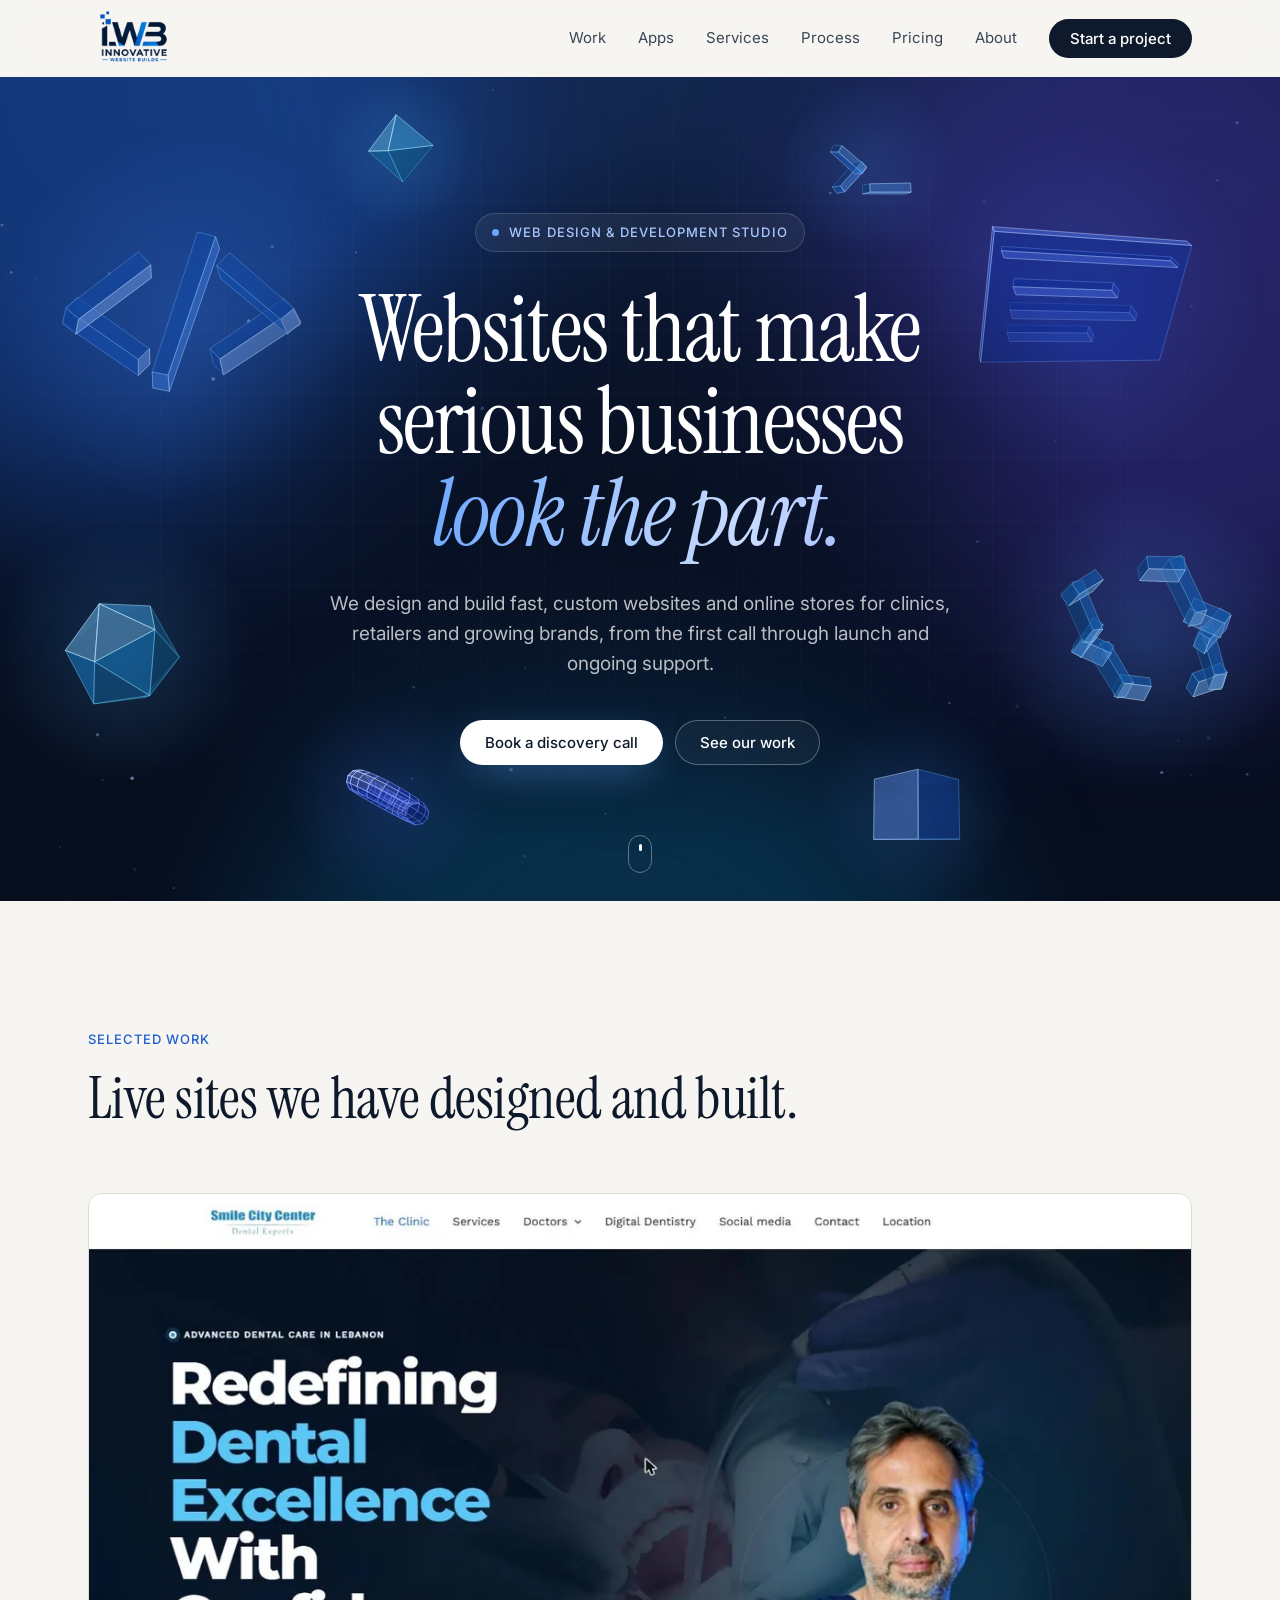
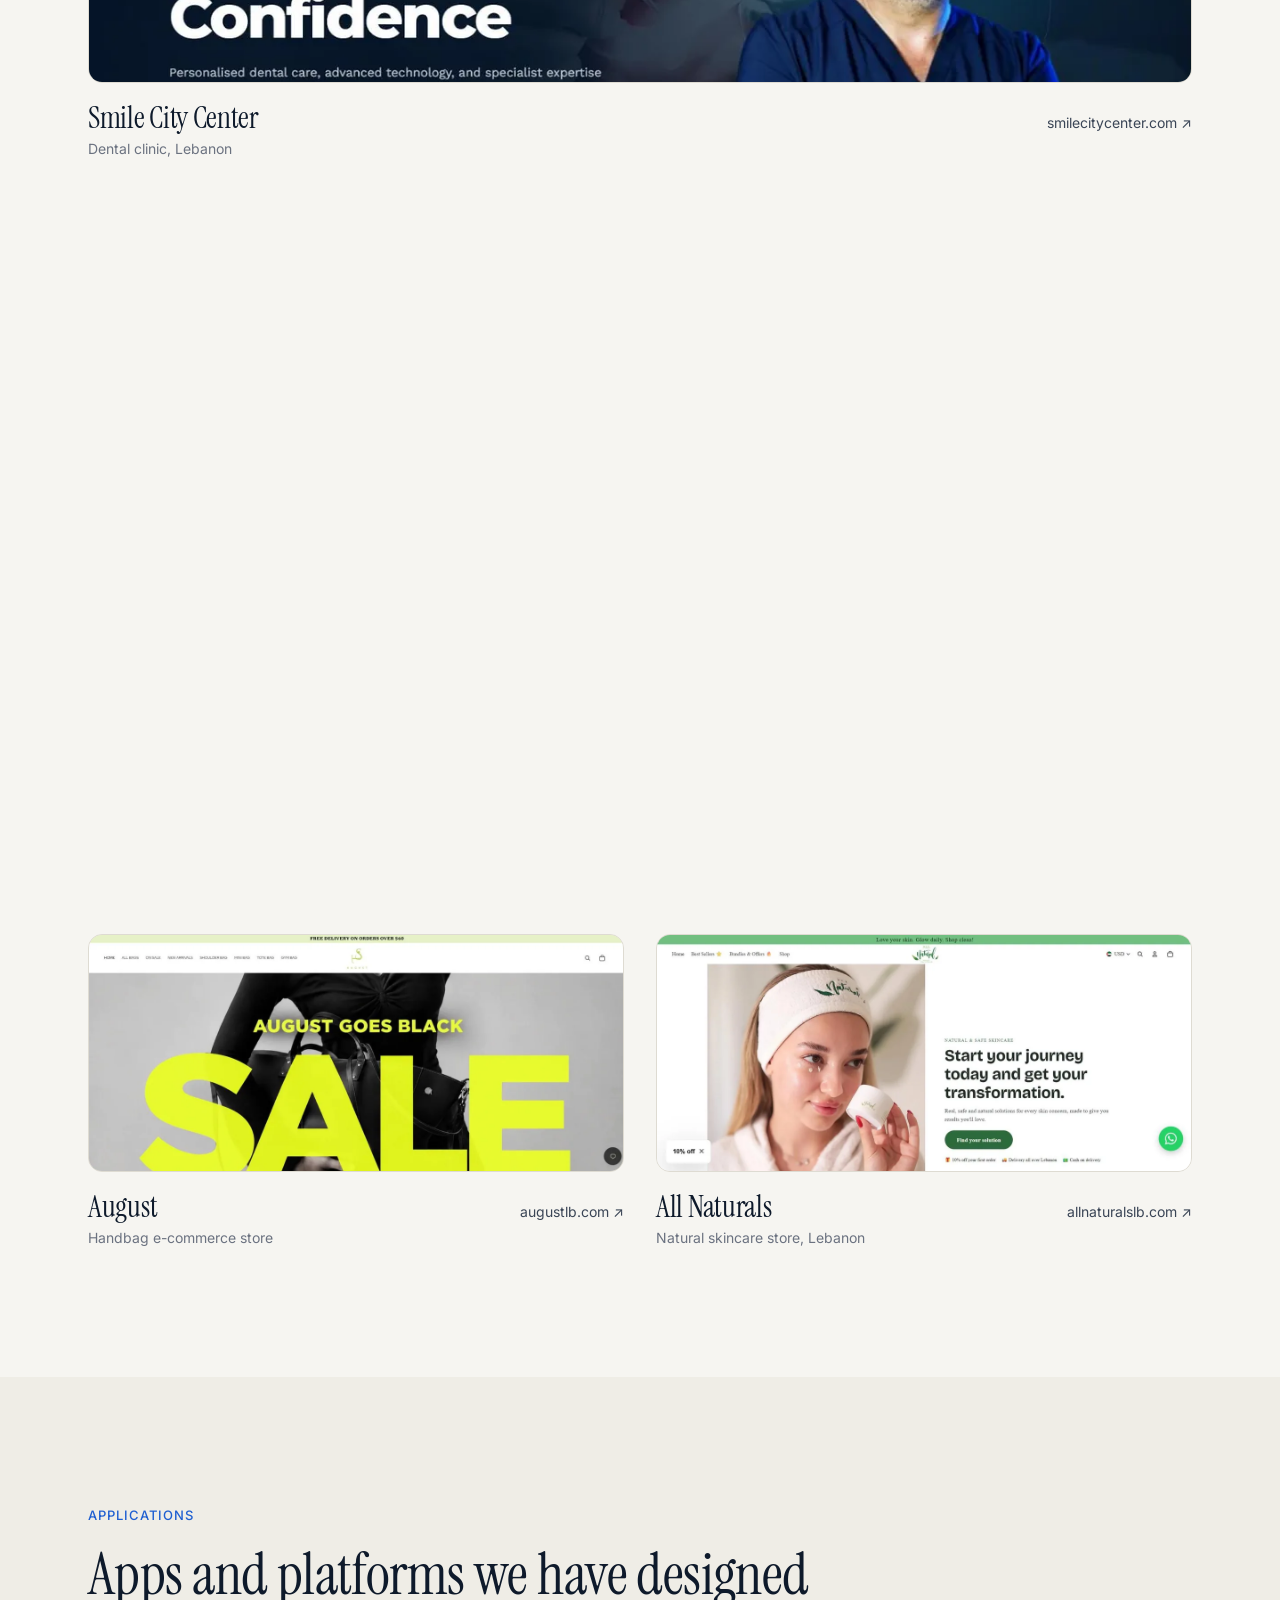
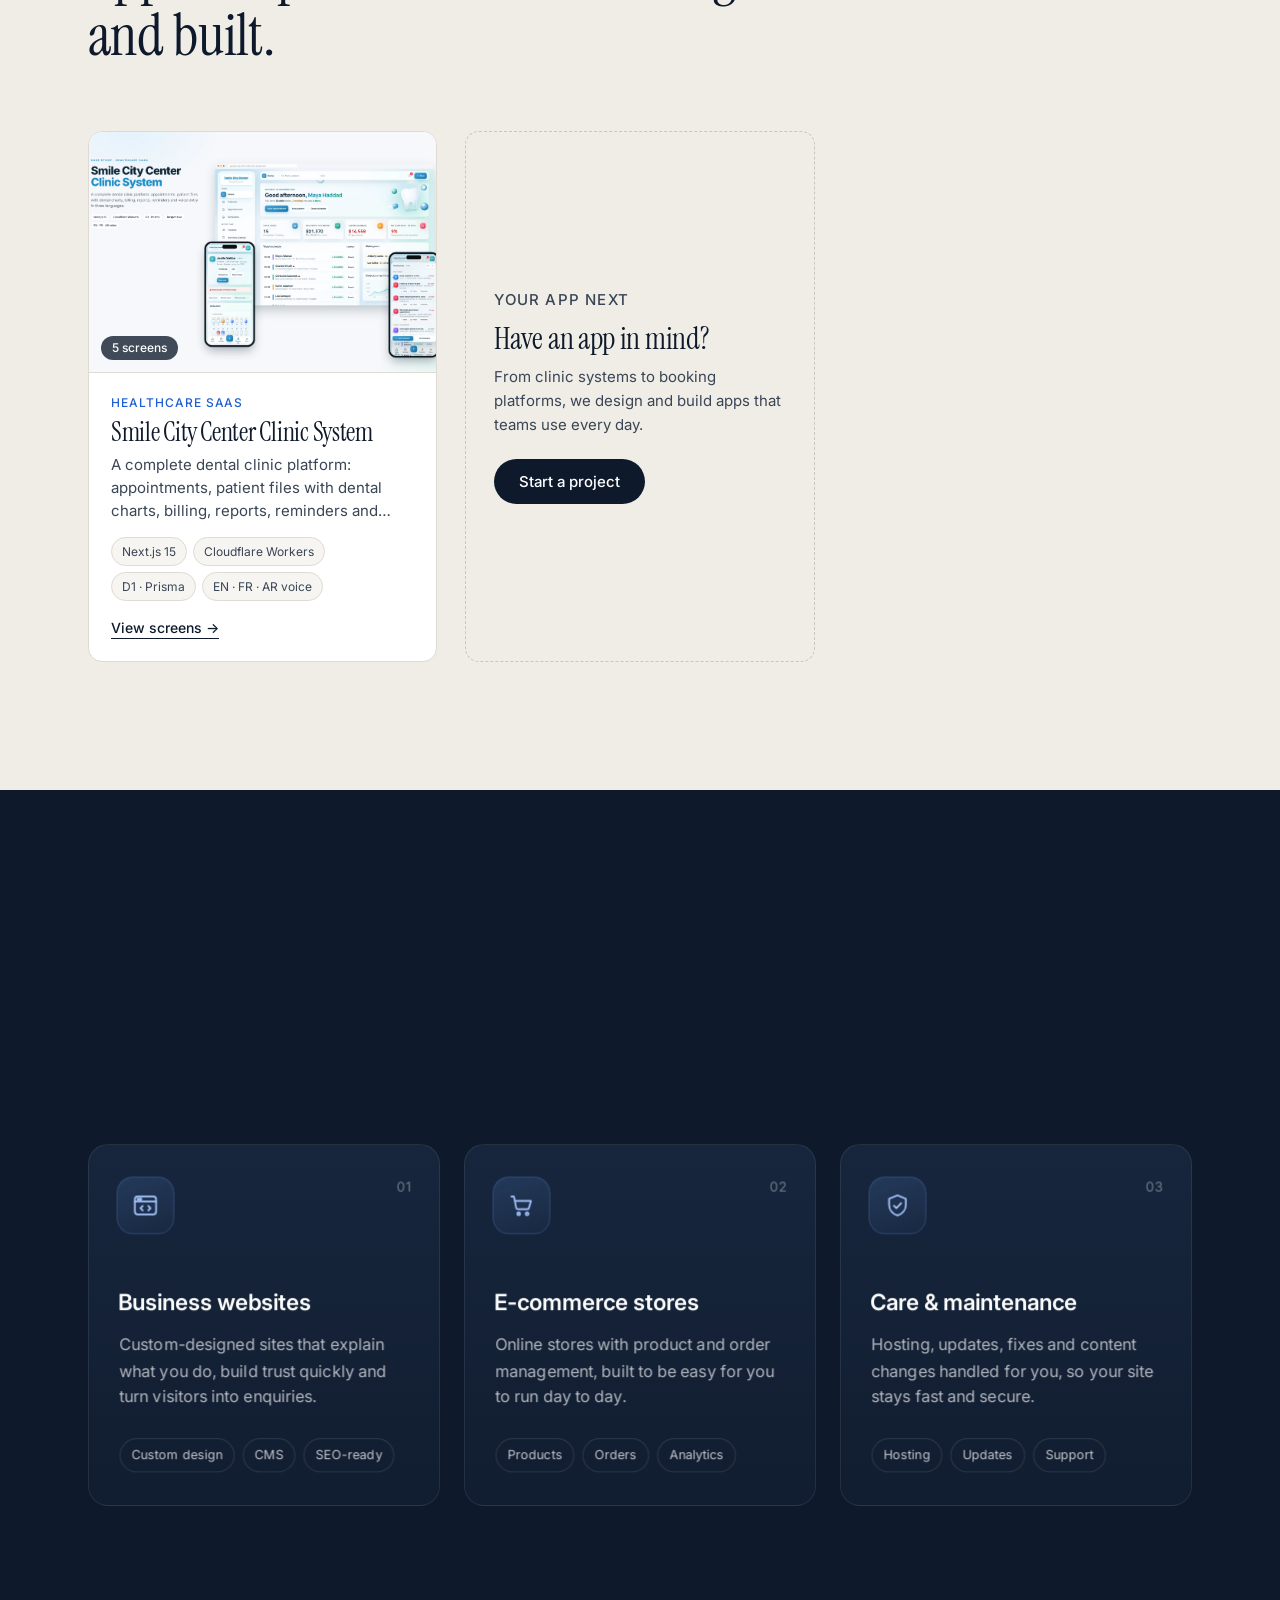
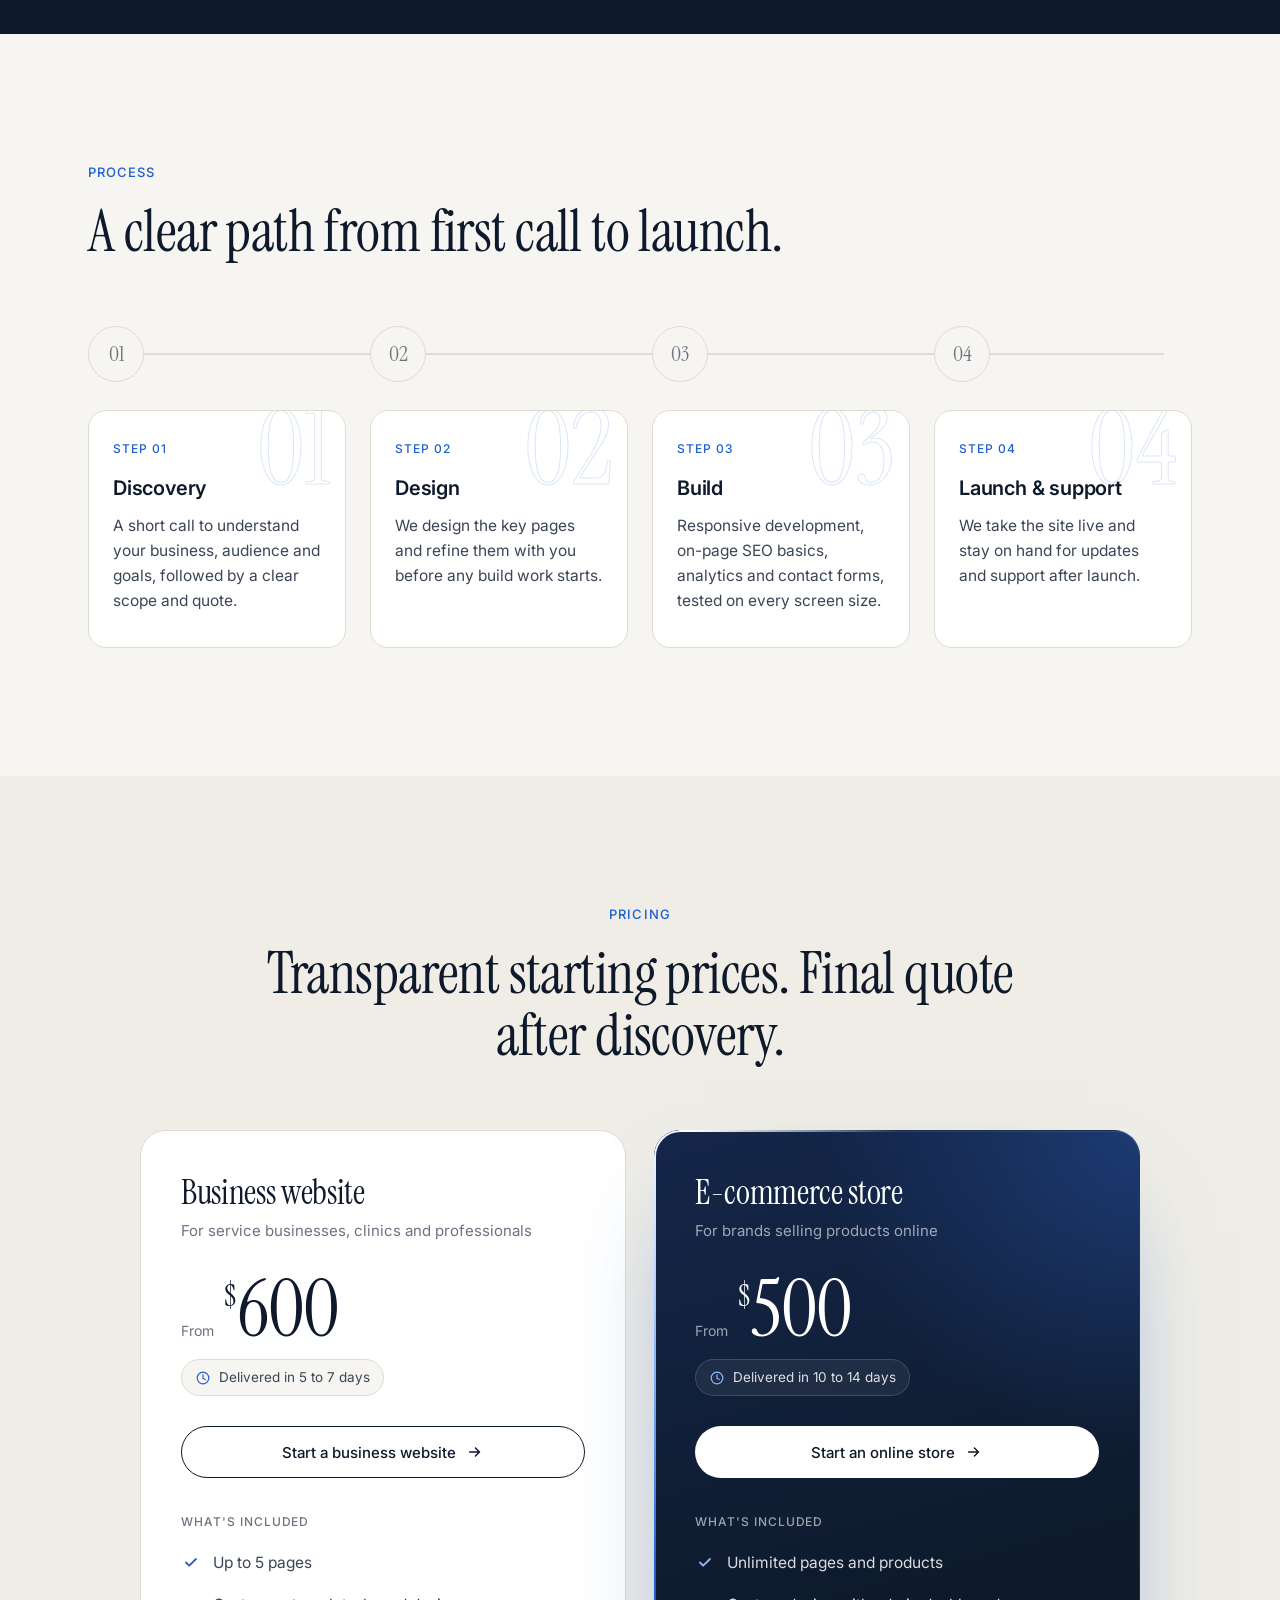
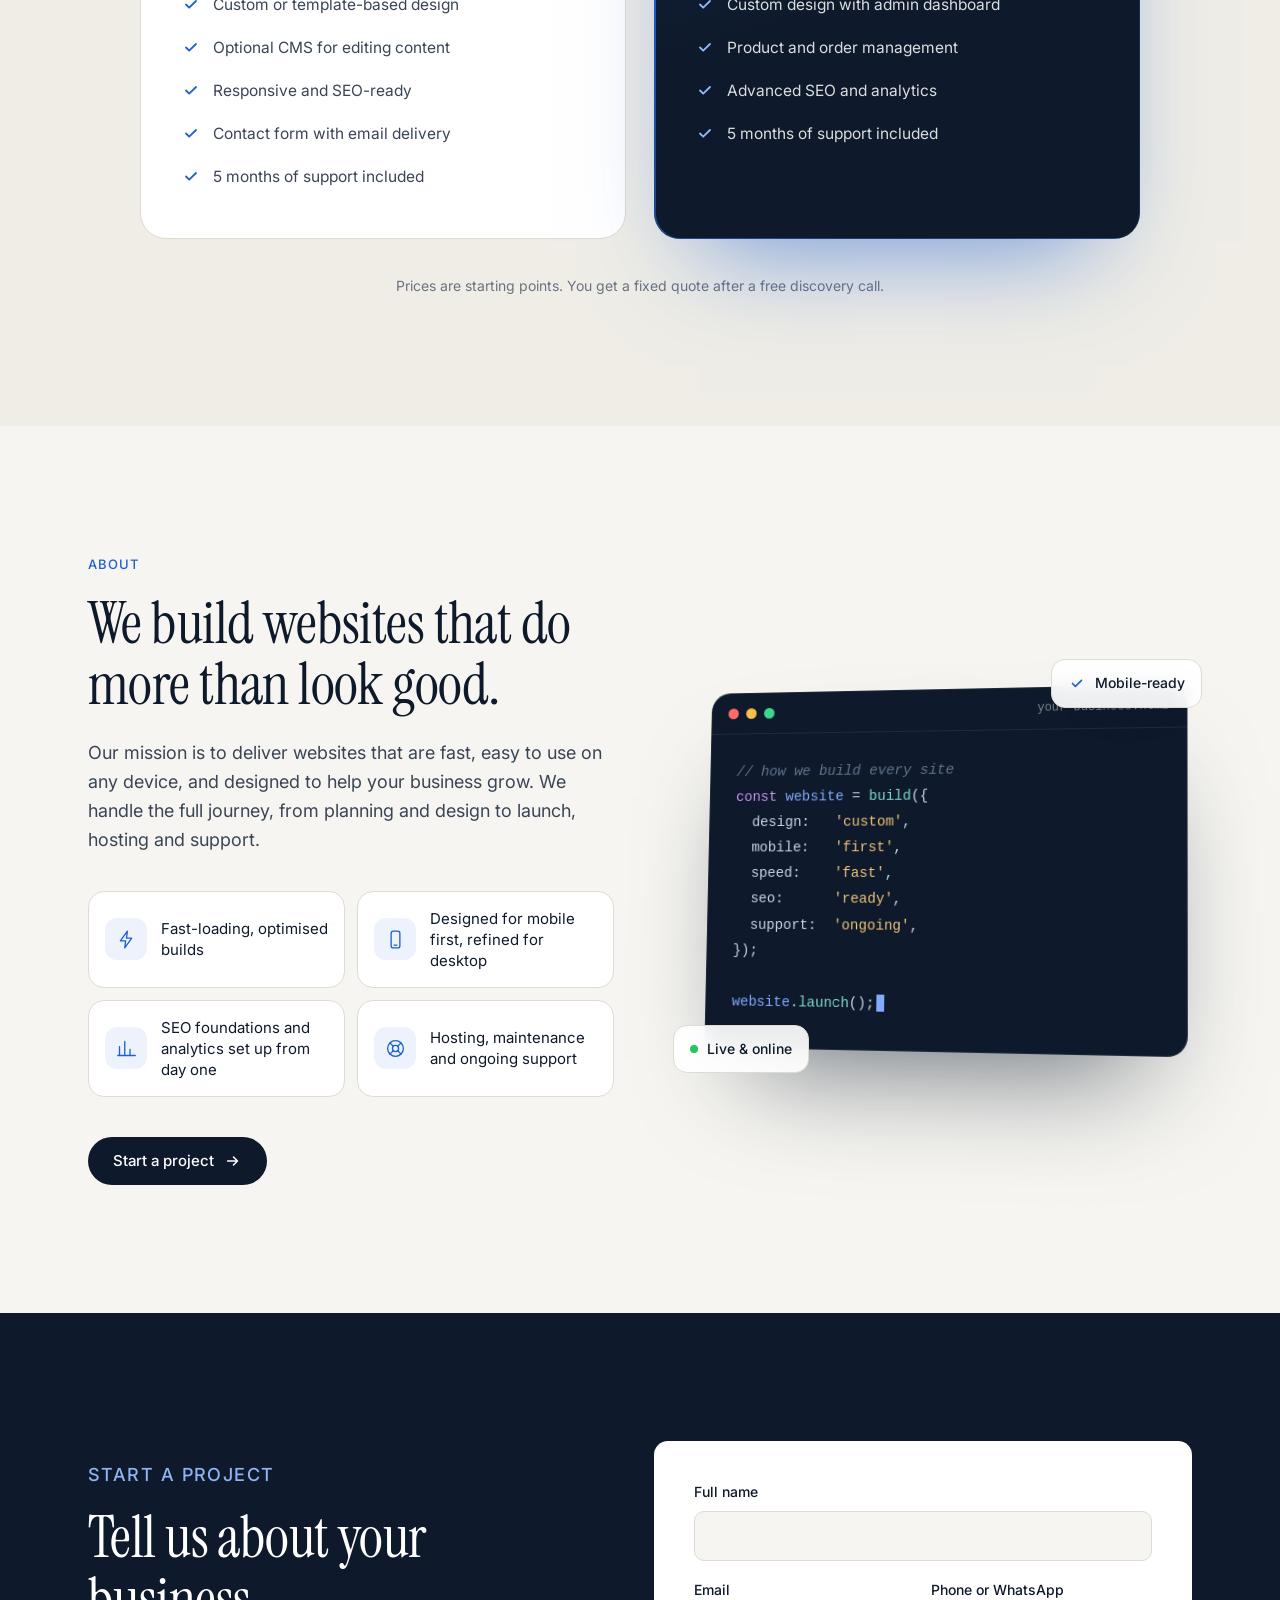
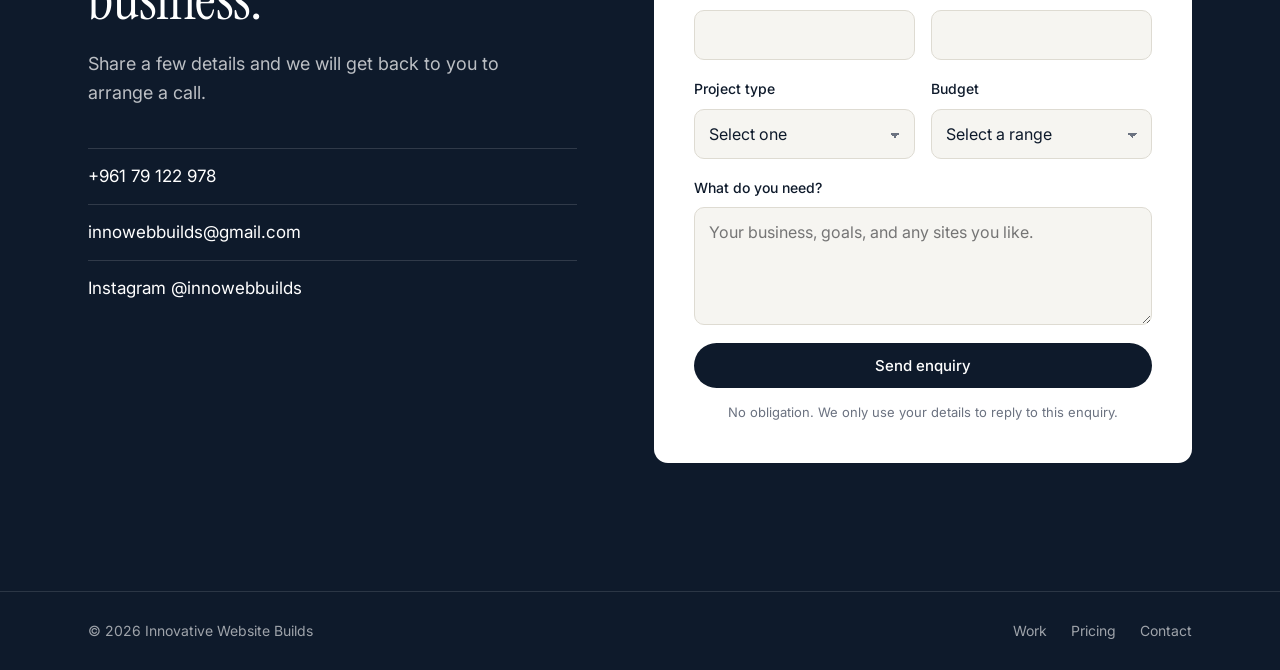
<file: index.html>
<!DOCTYPE html>
<html lang="en">
<head>
  <meta charset="UTF-8" />
  <meta name="viewport" content="width=device-width, initial-scale=1" />
  <title>Innovative Website Builds | Custom Websites & Online Stores</title>
  <meta name="description" content="Innovative Website Builds designs and develops fast, custom websites and online stores for clinics, retailers and growing brands. Book a free discovery call." />
  <link rel="canonical" href="https://innowebuilds.github.io/innovative-website-builds/" />
  <meta name="theme-color" content="#F6F5F1" />

  <!-- Social preview -->
  <meta property="og:type" content="website" />
  <meta property="og:title" content="Innovative Website Builds | Custom Websites & Online Stores" />
  <meta property="og:description" content="Fast, custom websites and online stores, designed and built end to end." />
  <meta property="og:url" content="https://innowebuilds.github.io/innovative-website-builds/" />
  <meta property="og:image" content="https://innowebuilds.github.io/innovative-website-builds/assets/og-image.jpg" />
  <meta name="twitter:card" content="summary_large_image" />

  <link rel="icon" type="image/png" sizes="32x32" href="assets/favicon-32.png" />
  <link rel="apple-touch-icon" href="assets/apple-touch-icon.png" />

  <link rel="preconnect" href="https://fonts.googleapis.com" />
  <link rel="preconnect" href="https://fonts.gstatic.com" crossorigin />
  <link href="https://fonts.googleapis.com/css2?family=Inter:wght@400;500;600&family=Instrument+Serif:ital@0;1&display=swap" rel="stylesheet" />
  <link rel="stylesheet" href="style/style.css?v=20261128c" />
  <script defer src="script/apps.js?v=20261128c"></script>
  <script defer src="script/main.js?v=20261128c"></script>
  <script defer src="script/hero3d.js?v=20261125c"></script>

  <!-- Structured data -->
  <script type="application/ld+json">
  {
    "@context": "https://schema.org",
    "@type": "ProfessionalService",
    "name": "Innovative Website Builds",
    "url": "https://innowebuilds.github.io/innovative-website-builds/",
    "logo": "https://innowebuilds.github.io/innovative-website-builds/assets/iwb-logo.png",
    "image": "https://innowebuilds.github.io/innovative-website-builds/assets/og-image.jpg",
    "telephone": "+96179122978",
    "email": "innowebbuilds@gmail.com",
    "sameAs": ["https://www.instagram.com/innowebbuilds/"],
    "serviceType": ["Website design", "Website development", "E-commerce development", "Website maintenance"]
  }
  </script>

  <!-- Google Tag Manager -->
  <script>
    (function(w,d,s,l,i){w[l]=w[l]||[];w[l].push({'gtm.start':
    new Date().getTime(),event:'gtm.js'});var f=d.getElementsByTagName(s)[0],
    j=d.createElement(s),dl=l!='dataLayer'?'&l='+l:'';j.async=true;j.src=
    'https://www.googletagmanager.com/gtm.js?id='+i+dl;f.parentNode.insertBefore(j,f);
    })(window,document,'script','dataLayer','GTM-K7P3R224');
  </script>

  <!-- Google tag (GA4 + Google Ads) -->
  <script async src="https://www.googletagmanager.com/gtag/js?id=G-FTZ1343QKZ"></script>
  <script>
    window.dataLayer = window.dataLayer || [];
    function gtag(){dataLayer.push(arguments);}
    gtag('js', new Date());
    gtag('config', 'G-FTZ1343QKZ');
    gtag('config', 'AW-16972660926');
    gtag('config', 'AW-17403550908');
  </script>

  <!-- Meta Pixel -->
  <script>
    !function(f,b,e,v,n,t,s){if(f.fbq)return;n=f.fbq=function(){n.callMethod?
    n.callMethod.apply(n,arguments):n.queue.push(arguments)};
    if(!f._fbq)f._fbq=n;n.push=n;n.loaded=!0;n.version='2.0';
    n.queue=[];t=b.createElement(e);t.async=!0;
    t.src=v;s=b.getElementsByTagName(e)[0];
    s.parentNode.insertBefore(t,s)}(window, document,'script',
    'https://connect.facebook.net/en_US/fbevents.js');
    fbq('init', '1332453825173209');
    fbq('track', 'PageView');
  </script>
  <noscript><img height="1" width="1" style="display:none" alt="" src="https://www.facebook.com/tr?id=1332453825173209&ev=PageView&noscript=1" /></noscript>
</head>
<body>
  <noscript><iframe src="https://www.googletagmanager.com/ns.html?id=GTM-K7P3R224" height="0" width="0" style="display:none;visibility:hidden" title="Google Tag Manager"></iframe></noscript>

  <a class="skip-link" href="#main">Skip to content</a>

  <header class="header" id="top">
    <div class="container header-inner">
      <a class="logo" href="./" aria-label="Innovative Website Builds home">
        <picture>
          <source srcset="assets/iwb-logo.webp" type="image/webp" />
          <img src="assets/iwb-logo.png" alt="Innovative Website Builds" width="480" height="318" />
        </picture>
      </a>
      <nav class="nav" id="site-nav" aria-label="Main">
        <a href="#work">Work</a>
        <a href="#apps">Apps</a>
        <a href="#services">Services</a>
        <a href="#process">Process</a>
        <a href="#pricing">Pricing</a>
        <a href="#about">About</a>
        <a href="#contact" class="btn btn-primary nav-cta">Start a project</a>
      </nav>
      <button class="menu-toggle" id="menu-toggle" aria-label="Open menu" aria-expanded="false" aria-controls="site-nav">
        <span></span><span></span>
      </button>
    </div>
  </header>

  <main id="main">
    <!-- Hero -->
    <section class="hero hero-dark" id="hero">
      <canvas class="hero-canvas" id="hero-canvas" aria-hidden="true"></canvas>
      <div class="hero-aurora" aria-hidden="true"><span></span><span></span><span></span></div>
      <div class="hero-grid" aria-hidden="true"></div>
      <div class="hero-glow" aria-hidden="true"></div>
      <div class="container hero-inner">
        <p class="eyebrow hero-eyebrow"><span class="dot" aria-hidden="true"></span>Web design &amp; development studio</p>
        <h1>Websites that make serious businesses <em>look the part.</em></h1>
        <p class="lede">We design and build fast, custom websites and online stores for clinics, retailers and growing brands, from the first call through launch and ongoing support.</p>
        <div class="hero-actions">
          <a href="#contact" class="btn btn-primary">Book a discovery call</a>
          <a href="#work" class="btn btn-ghost">See our work</a>
        </div>
      </div>
      <a href="#work" class="scroll-cue" aria-label="Scroll to our work"><span></span></a>
    </section>

    <!-- Selected work -->
    <section id="work" class="section">
      <div class="container">
        <div class="section-head">
          <p class="eyebrow">Selected work</p>
          <h2>Live sites we have designed and built.</h2>
        </div>
        <div class="work-grid">
          <a class="work-card work-card-featured" href="https://www.smilecitycenter.com" target="_blank" rel="noopener">
            <div class="work-shot"><img src="assets/work/smile-city-center.webp" alt="Smile City Center homepage" width="1200" height="532" loading="lazy" decoding="async" /></div>
            <div class="work-meta"><div><h3>Smile City Center</h3><p>Dental clinic, Lebanon</p></div><span class="work-url">smilecitycenter.com <span aria-hidden="true">&#8599;</span></span></div>
          </a>
          <a class="work-card" href="https://www.objectives.com.sa" target="_blank" rel="noopener">
            <div class="work-shot"><img src="assets/work/objectives-ksa.webp" alt="Objectives KSA homepage" width="1200" height="532" loading="lazy" decoding="async" /></div>
            <div class="work-meta"><div><h3>Objectives KSA</h3><p>Executive search, Saudi Arabia</p></div><span class="work-url">objectives.com.sa <span aria-hidden="true">&#8599;</span></span></div>
          </a>
          <a class="work-card" href="https://www.freshfragrancy.co" target="_blank" rel="noopener">
            <div class="work-shot"><img src="assets/work/fresh-fragrancy.webp" alt="Fresh Fragrancy homepage" width="1200" height="532" loading="lazy" decoding="async" /></div>
            <div class="work-meta"><div><h3>Fresh Fragrancy</h3><p>Fragrance &amp; skincare store</p></div><span class="work-url">freshfragrancy.co <span aria-hidden="true">&#8599;</span></span></div>
          </a>
          <a class="work-card" href="https://www.seifbeautyclinic-lb.com" target="_blank" rel="noopener">
            <div class="work-shot"><img src="assets/work/seif-beauty-clinic.webp" alt="Seif Beauty Clinic homepage" width="1200" height="532" loading="lazy" decoding="async" /></div>
            <div class="work-meta"><div><h3>Seif Beauty Clinic</h3><p>Aesthetic clinic, Lebanon</p></div><span class="work-url">seifbeautyclinic-lb.com <span aria-hidden="true">&#8599;</span></span></div>
          </a>
          <a class="work-card" href="https://londonbakesandcakes.com/" target="_blank" rel="noopener">
            <div class="work-shot"><img src="assets/work/london-bakes-and-cakes.webp" alt="London Bakes &amp; Cakes homepage" width="1200" height="532" loading="lazy" decoding="async" /></div>
            <div class="work-meta"><div><h3>London Bakes &amp; Cakes</h3><p>Custom cake studio</p></div><span class="work-url">londonbakesandcakes.com <span aria-hidden="true">&#8599;</span></span></div>
          </a>
          <a class="work-card" href="https://www.augustlb.com" target="_blank" rel="noopener">
            <div class="work-shot"><img src="assets/work/august.webp" alt="August homepage" width="1200" height="532" loading="lazy" decoding="async" /></div>
            <div class="work-meta"><div><h3>August</h3><p>Handbag e-commerce store</p></div><span class="work-url">augustlb.com <span aria-hidden="true">&#8599;</span></span></div>
          </a>
          <a class="work-card" href="https://www.allnaturalslb.com" target="_blank" rel="noopener">
            <div class="work-shot"><img src="assets/work/all-naturals.webp" alt="All Naturals homepage" width="1200" height="532" loading="lazy" decoding="async" /></div>
            <div class="work-meta"><div><h3>All Naturals</h3><p>Natural skincare store, Lebanon</p></div><span class="work-url">allnaturalslb.com <span aria-hidden="true">&#8599;</span></span></div>
          </a>
        </div>
      </div>
    </section>

    <!-- Applications (apps come from script/apps.js, images live in assets/apps/) -->
    <section id="apps" class="section section-alt apps" aria-labelledby="apps-title">
      <div class="container">
        <div class="section-head">
          <p class="eyebrow">Applications</p>
          <h2 id="apps-title">Apps and platforms we have designed and built.</h2>
        </div>
        <ul class="apps-grid" id="apps-grid"></ul>
      </div>
      <dialog class="apps-viewer" id="apps-viewer" aria-labelledby="apps-viewer-title">
        <div class="apps-viewer-bar">
          <p class="apps-viewer-title" id="apps-viewer-title"></p>
          <div class="apps-viewer-tools">
            <span class="apps-viewer-count" id="apps-viewer-count" aria-live="polite"></span>
            <button type="button" class="apps-viewer-btn" id="apps-viewer-prev" aria-label="Previous screen">
              <svg viewBox="0 0 24 24" width="20" height="20" aria-hidden="true"><path d="M15 5l-7 7 7 7" fill="none" stroke="currentColor" stroke-width="1.8" stroke-linecap="round" stroke-linejoin="round"/></svg>
            </button>
            <button type="button" class="apps-viewer-btn" id="apps-viewer-next" aria-label="Next screen">
              <svg viewBox="0 0 24 24" width="20" height="20" aria-hidden="true"><path d="M9 5l7 7-7 7" fill="none" stroke="currentColor" stroke-width="1.8" stroke-linecap="round" stroke-linejoin="round"/></svg>
            </button>
            <button type="button" class="apps-viewer-btn" id="apps-viewer-close" aria-label="Close gallery">
              <svg viewBox="0 0 24 24" width="20" height="20" aria-hidden="true"><path d="M6 6l12 12M18 6L6 18" fill="none" stroke="currentColor" stroke-width="1.8" stroke-linecap="round"/></svg>
            </button>
          </div>
        </div>
        <div class="apps-viewer-stage" id="apps-viewer-stage"><img alt="" /></div>
        <p class="apps-viewer-caption" id="apps-viewer-caption"></p>
      </dialog>
    </section>

    <!-- Services -->
    <section id="services" class="section section-dark">
      <div class="container">
        <div class="section-head">
          <p class="eyebrow">Services</p>
          <h2>One team for design, build and everything after launch.</h2>
        </div>
        <div class="services">
          <article class="service" data-tilt>
            <div class="service-inner">
              <div class="service-top"><span class="service-icon" aria-hidden="true"><svg viewBox="0 0 24 24" fill="none" stroke="currentColor" stroke-width="1.5" stroke-linecap="round" stroke-linejoin="round"><rect x="2.5" y="4" width="19" height="16" rx="2.5"/><path d="M2.5 8.5h19"/><circle cx="5.5" cy="6.25" r=".6" fill="currentColor"/><circle cx="7.75" cy="6.25" r=".6" fill="currentColor"/><path d="m9.5 12.5-2 2 2 2M14.5 12.5l2 2-2 2"/></svg></span><span class="service-num">01</span></div>
              <h3>Business websites</h3>
              <p>Custom-designed sites that explain what you do, build trust quickly and turn visitors into enquiries.</p>
              <ul class="service-tags"><li>Custom design</li><li>CMS</li><li>SEO-ready</li></ul>
            </div>
          </article>
          <article class="service" data-tilt>
            <div class="service-inner">
              <div class="service-top"><span class="service-icon" aria-hidden="true"><svg viewBox="0 0 24 24" fill="none" stroke="currentColor" stroke-width="1.5" stroke-linecap="round" stroke-linejoin="round"><path d="M3 4h2.2l2.1 10.2a1.5 1.5 0 0 0 1.5 1.2h8.3a1.5 1.5 0 0 0 1.5-1.1L20.5 8H6.1"/><circle cx="9.5" cy="19.5" r="1.25"/><circle cx="17" cy="19.5" r="1.25"/></svg></span><span class="service-num">02</span></div>
              <h3>E-commerce stores</h3>
              <p>Online stores with product and order management, built to be easy for you to run day to day.</p>
              <ul class="service-tags"><li>Products</li><li>Orders</li><li>Analytics</li></ul>
            </div>
          </article>
          <article class="service" data-tilt>
            <div class="service-inner">
              <div class="service-top"><span class="service-icon" aria-hidden="true"><svg viewBox="0 0 24 24" fill="none" stroke="currentColor" stroke-width="1.5" stroke-linecap="round" stroke-linejoin="round"><path d="M12 3 4.5 6v5.5c0 4.5 3.2 8.2 7.5 9.5 4.3-1.3 7.5-5 7.5-9.5V6L12 3Z"/><path d="m8.8 12.2 2.2 2.2 4.3-4.4"/></svg></span><span class="service-num">03</span></div>
              <h3>Care &amp; maintenance</h3>
              <p>Hosting, updates, fixes and content changes handled for you, so your site stays fast and secure.</p>
              <ul class="service-tags"><li>Hosting</li><li>Updates</li><li>Support</li></ul>
            </div>
          </article>
        </div>
      </div>
    </section>

    <!-- Process -->
    <section id="process" class="section">
      <div class="container">
        <div class="section-head">
          <p class="eyebrow">Process</p>
          <h2>A clear path from first call to launch.</h2>
        </div>
        <div class="process-wrap">
          <div class="process-track" aria-hidden="true"><span class="process-fill"></span></div>
          <ol class="process">
          <li class="step">
            <span class="step-node" aria-hidden="true"><span>01</span></span>
            <div class="step-card">
              <span class="step-ghost" aria-hidden="true">01</span>
              <p class="step-label">Step 01</p>
              <h3>Discovery</h3>
              <p>A short call to understand your business, audience and goals, followed by a clear scope and quote.</p>
            </div>
          </li>
          <li class="step">
            <span class="step-node" aria-hidden="true"><span>02</span></span>
            <div class="step-card">
              <span class="step-ghost" aria-hidden="true">02</span>
              <p class="step-label">Step 02</p>
              <h3>Design</h3>
              <p>We design the key pages and refine them with you before any build work starts.</p>
            </div>
          </li>
          <li class="step">
            <span class="step-node" aria-hidden="true"><span>03</span></span>
            <div class="step-card">
              <span class="step-ghost" aria-hidden="true">03</span>
              <p class="step-label">Step 03</p>
              <h3>Build</h3>
              <p>Responsive development, on-page SEO basics, analytics and contact forms, tested on every screen size.</p>
            </div>
          </li>
          <li class="step">
            <span class="step-node" aria-hidden="true"><span>04</span></span>
            <div class="step-card">
              <span class="step-ghost" aria-hidden="true">04</span>
              <p class="step-label">Step 04</p>
              <h3>Launch &amp; support</h3>
              <p>We take the site live and stay on hand for updates and support after launch.</p>
            </div>
          </li>
          </ol>
        </div>
      </div>
    </section>

    <!-- Pricing -->
    <section id="pricing" class="section section-alt pricing">
      <div class="container">
        <div class="section-head section-head-center">
          <p class="eyebrow">Pricing</p>
          <h2>Transparent starting prices. Final quote after discovery.</h2>
        </div>
        <div class="plans">
          <article class="plan">
            <div class="plan-inner">
              <div class="plan-head">
                <h3>Business website</h3>
                <p class="plan-fit">For service businesses, clinics and professionals</p>
              </div>
              <p class="plan-price"><span class="plan-from">From</span><span class="plan-amount"><sup>$</sup>600</span></p>
              <p class="plan-time"><svg viewBox="0 0 20 20" fill="none" aria-hidden="true"><circle cx="10" cy="10" r="7.25" stroke="currentColor" stroke-width="1.5"/><path d="M10 6v4.2l2.8 1.8" stroke="currentColor" stroke-width="1.5" stroke-linecap="round"/></svg>Delivered in 5 to 7 days</p>
              <a href="#contact" class="btn btn-ghost plan-cta" data-plan="informative">Start a business website<svg viewBox="0 0 20 20" fill="none" aria-hidden="true"><path d="M4 10h11m-4.5-4.5L15 10l-4.5 4.5" stroke="currentColor" stroke-width="1.6" stroke-linecap="round" stroke-linejoin="round"/></svg></a>
              <p class="plan-includes">What's included</p>
              <ul><li><svg viewBox="0 0 20 20" fill="none" aria-hidden="true"><path d="m5 10.5 3.2 3.2L15 7" stroke="currentColor" stroke-width="1.8" stroke-linecap="round" stroke-linejoin="round"/></svg><span>Up to 5 pages</span></li><li><svg viewBox="0 0 20 20" fill="none" aria-hidden="true"><path d="m5 10.5 3.2 3.2L15 7" stroke="currentColor" stroke-width="1.8" stroke-linecap="round" stroke-linejoin="round"/></svg><span>Custom or template-based design</span></li><li><svg viewBox="0 0 20 20" fill="none" aria-hidden="true"><path d="m5 10.5 3.2 3.2L15 7" stroke="currentColor" stroke-width="1.8" stroke-linecap="round" stroke-linejoin="round"/></svg><span>Optional CMS for editing content</span></li><li><svg viewBox="0 0 20 20" fill="none" aria-hidden="true"><path d="m5 10.5 3.2 3.2L15 7" stroke="currentColor" stroke-width="1.8" stroke-linecap="round" stroke-linejoin="round"/></svg><span>Responsive and SEO-ready</span></li><li><svg viewBox="0 0 20 20" fill="none" aria-hidden="true"><path d="m5 10.5 3.2 3.2L15 7" stroke="currentColor" stroke-width="1.8" stroke-linecap="round" stroke-linejoin="round"/></svg><span>Contact form with email delivery</span></li><li><svg viewBox="0 0 20 20" fill="none" aria-hidden="true"><path d="m5 10.5 3.2 3.2L15 7" stroke="currentColor" stroke-width="1.8" stroke-linecap="round" stroke-linejoin="round"/></svg><span>5 months of support included</span></li></ul>
            </div>
          </article>
          <article class="plan plan-featured">
            <div class="plan-inner">
              <div class="plan-head">
                <h3>E-commerce store</h3>
                <p class="plan-fit">For brands selling products online</p>
              </div>
              <p class="plan-price"><span class="plan-from">From</span><span class="plan-amount"><sup>$</sup>500</span></p>
              <p class="plan-time"><svg viewBox="0 0 20 20" fill="none" aria-hidden="true"><circle cx="10" cy="10" r="7.25" stroke="currentColor" stroke-width="1.5"/><path d="M10 6v4.2l2.8 1.8" stroke="currentColor" stroke-width="1.5" stroke-linecap="round"/></svg>Delivered in 10 to 14 days</p>
              <a href="#contact" class="btn btn-light plan-cta" data-plan="ecommerce">Start an online store<svg viewBox="0 0 20 20" fill="none" aria-hidden="true"><path d="M4 10h11m-4.5-4.5L15 10l-4.5 4.5" stroke="currentColor" stroke-width="1.6" stroke-linecap="round" stroke-linejoin="round"/></svg></a>
              <p class="plan-includes">What's included</p>
              <ul><li><svg viewBox="0 0 20 20" fill="none" aria-hidden="true"><path d="m5 10.5 3.2 3.2L15 7" stroke="currentColor" stroke-width="1.8" stroke-linecap="round" stroke-linejoin="round"/></svg><span>Unlimited pages and products</span></li><li><svg viewBox="0 0 20 20" fill="none" aria-hidden="true"><path d="m5 10.5 3.2 3.2L15 7" stroke="currentColor" stroke-width="1.8" stroke-linecap="round" stroke-linejoin="round"/></svg><span>Custom design with admin dashboard</span></li><li><svg viewBox="0 0 20 20" fill="none" aria-hidden="true"><path d="m5 10.5 3.2 3.2L15 7" stroke="currentColor" stroke-width="1.8" stroke-linecap="round" stroke-linejoin="round"/></svg><span>Product and order management</span></li><li><svg viewBox="0 0 20 20" fill="none" aria-hidden="true"><path d="m5 10.5 3.2 3.2L15 7" stroke="currentColor" stroke-width="1.8" stroke-linecap="round" stroke-linejoin="round"/></svg><span>Advanced SEO and analytics</span></li><li><svg viewBox="0 0 20 20" fill="none" aria-hidden="true"><path d="m5 10.5 3.2 3.2L15 7" stroke="currentColor" stroke-width="1.8" stroke-linecap="round" stroke-linejoin="round"/></svg><span>5 months of support included</span></li></ul>
            </div>
          </article>
        </div>
        <p class="plans-note">Prices are starting points. You get a fixed quote after a free discovery call.</p>
      </div>
    </section>

    <!-- About -->
    <section id="about" class="section about-section">
      <div class="container about">
        <div class="about-copy">
          <p class="eyebrow">About</p>
          <h2>We build websites that do more than look good.</h2>
          <p class="about-lead">Our mission is to deliver websites that are fast, easy to use on any device, and designed to help your business grow. We handle the full journey, from planning and design to launch, hosting and support.</p>
          <ul class="about-tiles">
            <li class="about-tile"><span class="about-icon" aria-hidden="true"><svg viewBox="0 0 24 24" fill="none" stroke="currentColor" stroke-width="1.5" stroke-linecap="round" stroke-linejoin="round"><path d="M13 2.5 5 13.5h6l-1 8 8-11h-6l1-8Z"/></svg></span><span>Fast-loading, optimised builds</span></li>
            <li class="about-tile"><span class="about-icon" aria-hidden="true"><svg viewBox="0 0 24 24" fill="none" stroke="currentColor" stroke-width="1.5" stroke-linecap="round" stroke-linejoin="round"><rect x="7" y="2.5" width="10" height="19" rx="2.5"/><path d="M10.5 18.5h3"/></svg></span><span>Designed for mobile first, refined for desktop</span></li>
            <li class="about-tile"><span class="about-icon" aria-hidden="true"><svg viewBox="0 0 24 24" fill="none" stroke="currentColor" stroke-width="1.5" stroke-linecap="round" stroke-linejoin="round"><path d="M4 20V10M10 20V4M16 20v-7M22 20H2"/></svg></span><span>SEO foundations and analytics set up from day one</span></li>
            <li class="about-tile"><span class="about-icon" aria-hidden="true"><svg viewBox="0 0 24 24" fill="none" stroke="currentColor" stroke-width="1.5" stroke-linecap="round" stroke-linejoin="round"><circle cx="12" cy="12" r="9"/><circle cx="12" cy="12" r="3.5"/><path d="m5.6 5.6 3.9 3.9M14.5 14.5l3.9 3.9M18.4 5.6l-3.9 3.9M9.5 14.5l-3.9 3.9"/></svg></span><span>Hosting, maintenance and ongoing support</span></li>
          </ul>
          <a href="#contact" class="btn btn-primary about-cta">Start a project<svg viewBox="0 0 20 20" fill="none" aria-hidden="true"><path d="M4 10h11m-4.5-4.5L15 10l-4.5 4.5" stroke="currentColor" stroke-width="1.6" stroke-linecap="round" stroke-linejoin="round"/></svg></a>
        </div>
        <div class="about-visual" aria-hidden="true">
          <div class="code-window">
            <div class="code-bar"><span></span><span></span><span></span><em>your-business.html</em></div>
<pre class="code"><code><i class="c">// how we build every site</i>
<b>const</b> <u>website</u> = <s>build</s>({
  design:   <var>'custom'</var>,
  mobile:   <var>'first'</var>,
  speed:    <var>'fast'</var>,
  seo:      <var>'ready'</var>,
  support:  <var>'ongoing'</var>,
});

<u>website</u>.<s>launch</s>();<span class="caret"></span></code></pre>
          </div>
          <div class="float-card float-card-a"><span class="pulse-dot"></span>Live &amp; online</div>
          <div class="float-card float-card-b"><svg viewBox="0 0 20 20" fill="none"><path d="m5 10.5 3.2 3.2L15 7" stroke="currentColor" stroke-width="1.8" stroke-linecap="round" stroke-linejoin="round"/></svg>Mobile-ready</div>
        </div>
      </div>
    </section>

    <!-- Contact -->
    <section id="contact" class="section contact">
      <div class="container contact-grid">
        <div class="contact-intro">
          <p class="eyebrow">Start a project</p>
          <h2>Tell us about your business.</h2>
          <p>Share a few details and we will get back to you to arrange a call.</p>
          <ul class="contact-direct">
            <li><a href="tel:+96179122978">+961 79 122 978</a></li>
            <li><a href="mailto:innowebbuilds@gmail.com">innowebbuilds@gmail.com</a></li>
            <li><a href="https://www.instagram.com/innowebbuilds/" target="_blank" rel="noopener">Instagram @innowebbuilds</a></li>
          </ul>
        </div>

        <form class="form" id="lead-form" action="https://formsubmit.co/innowebbuilds@gmail.com" method="POST">
          <input type="hidden" name="_subject" value="New project enquiry from website" />
          <input type="hidden" name="_template" value="table" />
          <input type="hidden" name="_next" value="https://innowebuilds.github.io/innovative-website-builds/thank-you.html" />
          <input type="text" name="_honey" class="hp" tabindex="-1" autocomplete="off" aria-hidden="true" />

          <div class="field">
            <label for="name">Full name</label>
            <input type="text" name="name" id="name" autocomplete="name" required />
          </div>
          <div class="field-row">
            <div class="field">
              <label for="email">Email</label>
              <input type="email" name="email" id="email" autocomplete="email" required />
            </div>
            <div class="field">
              <label for="phone">Phone or WhatsApp</label>
              <input type="tel" name="phone" id="phone" autocomplete="tel" required />
            </div>
          </div>
          <div class="field-row">
            <div class="field">
              <label for="websiteType">Project type</label>
              <select name="websiteType" id="websiteType" required>
                <option value="" disabled selected>Select one</option>
                <option value="informative">Business website</option>
                <option value="ecommerce">E-commerce store</option>
                <option value="portfolio">Portfolio</option>
                <option value="redesign">Redesign of an existing site</option>
                <option value="maintenance">Website maintenance</option>
              </select>
            </div>
            <div class="field">
              <label for="budget">Budget</label>
              <select name="budget" id="budget">
                <option value="" disabled selected>Select a range</option>
                <option>Under $1,000</option>
                <option>$1,000 to $2,500</option>
                <option>$2,500 to $5,000</option>
                <option>$5,000+</option>
                <option>Not sure yet</option>
              </select>
            </div>
          </div>
          <div class="field">
            <label for="brief">What do you need?</label>
            <textarea name="brief" id="brief" rows="4" placeholder="Your business, goals, and any sites you like." required></textarea>
          </div>
          <button type="submit" class="btn btn-primary btn-block">Send enquiry</button>
          <p class="form-note">No obligation. We only use your details to reply to this enquiry.</p>
        </form>
      </div>
    </section>
  </main>

  <footer class="footer">
    <div class="container footer-inner">
      <p>&copy; <span id="year">2026</span> Innovative Website Builds</p>
      <nav aria-label="Footer">
        <a href="#work">Work</a>
        <a href="#pricing">Pricing</a>
        <a href="#contact">Contact</a>
      </nav>
    </div>
  </footer>
</body>
</html>
</file>
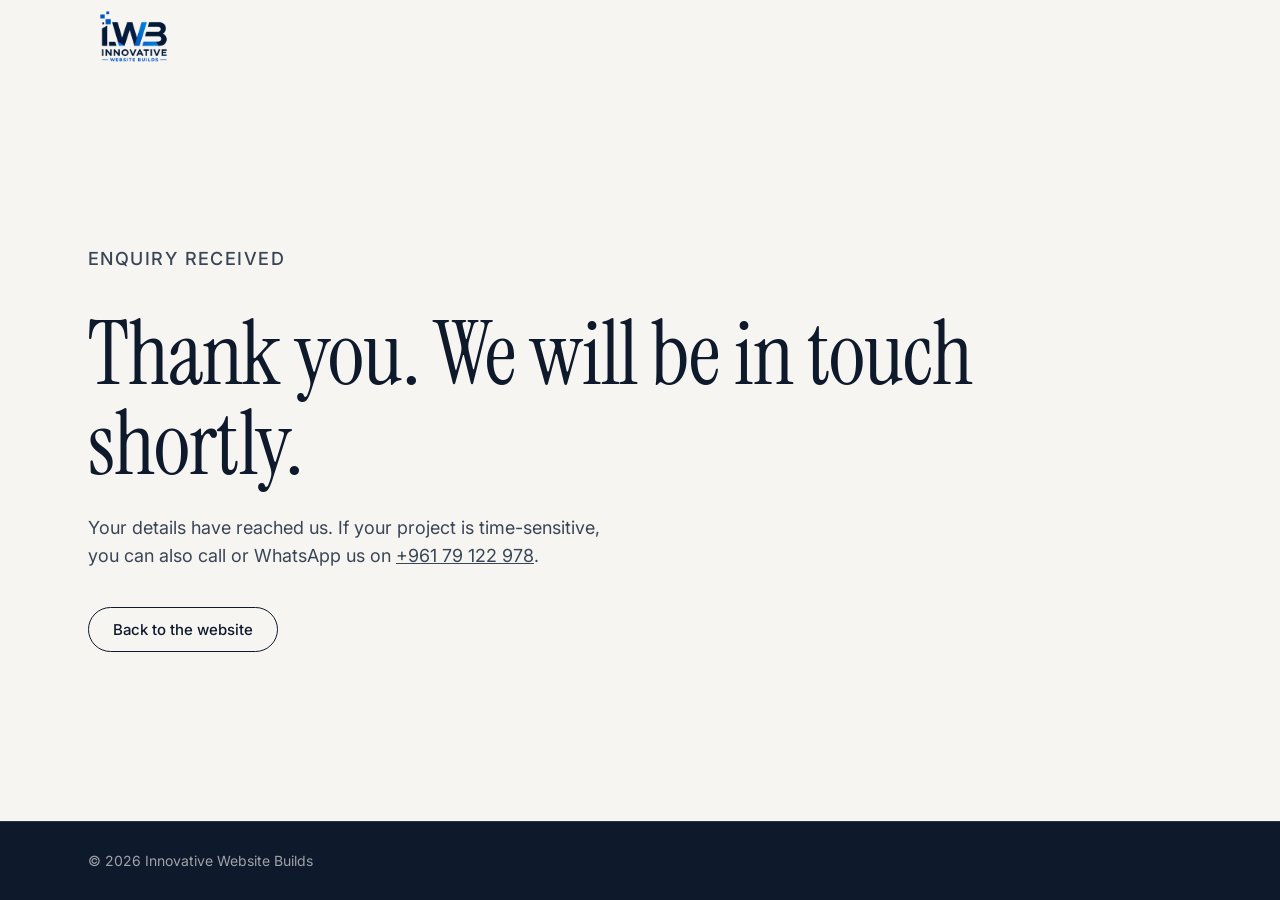
<file: thank-you.html>
<!DOCTYPE html>
<html lang="en">
<head>
  <meta charset="UTF-8" />
  <meta name="viewport" content="width=device-width, initial-scale=1" />
  <title>Thank you | Innovative Website Builds</title>
  <meta name="robots" content="noindex" />
  <meta name="theme-color" content="#F6F5F1" />

  <link rel="icon" type="image/png" sizes="32x32" href="assets/favicon-32.png" />
  <link rel="apple-touch-icon" href="assets/apple-touch-icon.png" />

  <link rel="preconnect" href="https://fonts.googleapis.com" />
  <link rel="preconnect" href="https://fonts.gstatic.com" crossorigin />
  <link href="https://fonts.googleapis.com/css2?family=Inter:wght@400;500;600&family=Instrument+Serif:ital@0;1&display=swap" rel="stylesheet" />
  <link rel="stylesheet" href="style/style.css?v=20261128c" />
  <script defer src="script/main.js?v=20261128c"></script>

    <!-- Google Tag Manager -->
  <script>
    (function(w,d,s,l,i){w[l]=w[l]||[];w[l].push({'gtm.start':
    new Date().getTime(),event:'gtm.js'});var f=d.getElementsByTagName(s)[0],
    j=d.createElement(s),dl=l!='dataLayer'?'&l='+l:'';j.async=true;j.src=
    'https://www.googletagmanager.com/gtm.js?id='+i+dl;f.parentNode.insertBefore(j,f);
    })(window,document,'script','dataLayer','GTM-K7P3R224');
  </script>

  <!-- Google tag (GA4 + Google Ads) -->
  <script async src="https://www.googletagmanager.com/gtag/js?id=G-FTZ1343QKZ"></script>
  <script>
    window.dataLayer = window.dataLayer || [];
    function gtag(){dataLayer.push(arguments);}
    gtag('js', new Date());
    gtag('config', 'G-FTZ1343QKZ');
    gtag('config', 'AW-16972660926');
    gtag('config', 'AW-17403550908');
  </script>

  <!-- Meta Pixel -->
  <script>
    !function(f,b,e,v,n,t,s){if(f.fbq)return;n=f.fbq=function(){n.callMethod?
    n.callMethod.apply(n,arguments):n.queue.push(arguments)};
    if(!f._fbq)f._fbq=n;n.push=n;n.loaded=!0;n.version='2.0';
    n.queue=[];t=b.createElement(e);t.async=!0;
    t.src=v;s=b.getElementsByTagName(e)[0];
    s.parentNode.insertBefore(t,s)}(window, document,'script',
    'https://connect.facebook.net/en_US/fbevents.js');
    fbq('init', '1332453825173209');
    fbq('track', 'PageView');
  </script>
  <noscript><img height="1" width="1" style="display:none" alt="" src="https://www.facebook.com/tr?id=1332453825173209&ev=PageView&noscript=1" /></noscript>
  <!-- Google Ads lead conversion -->
  <script>
    gtag('event', 'conversion', { 'send_to': 'AW-17403550908/ktN3CNidmokbELy51OpA' });
  </script>
</head>
<body class="thanks-page">
  <header class="header">
    <div class="container header-inner">
      <a class="logo" href="./" aria-label="Innovative Website Builds home">
        <picture>
          <source srcset="assets/iwb-logo.webp" type="image/webp" />
          <img src="assets/iwb-logo.png" alt="Innovative Website Builds" width="480" height="318" />
        </picture>
      </a>
    </div>
  </header>
  <main class="thanks">
    <div class="container">
      <p class="eyebrow">Enquiry received</p>
      <h1>Thank you. We will be in touch shortly.</h1>
      <p>Your details have reached us. If your project is time-sensitive, you can also call or WhatsApp us on <a href="tel:+96179122978">+961 79 122 978</a>.</p>
      <a href="./" class="btn btn-ghost">Back to the website</a>
    </div>
  </main>
  <footer class="footer">
    <div class="container footer-inner">
      <p>&copy; <span id="year">2026</span> Innovative Website Builds</p>
    </div>
  </footer>
</body>
</html>
</file>
<file: style/style.css>
/* Innovative Website Builds — premium studio theme */
:root {
  --bg: #F6F5F1;
  --bg-alt: #EFEDE6;
  --surface: #FFFFFF;
  --ink: #0E1A2B;
  --ink-soft: #3A4556;
  --muted: #6B7280;
  --line: #DEDBD2;
  --accent: #1F5FD1;
  --accent-ink: #FFFFFF;
  --radius: 14px;
  --serif: 'Instrument Serif', Georgia, 'Times New Roman', serif;
  --sans: 'Inter', system-ui, -apple-system, 'Segoe UI', Roboto, sans-serif;
  --container: 1200px;
  --gutter: clamp(20px, 4vw, 48px);
}

*, *::before, *::after { box-sizing: border-box; }

html { scroll-behavior: smooth; scroll-padding-top: 88px; -webkit-text-size-adjust: 100%; }

body {
  margin: 0;
  background: var(--bg);
  color: var(--ink);
  font-family: var(--sans);
  font-size: 17px;
  line-height: 1.6;
  -webkit-font-smoothing: antialiased;
}

img { max-width: 100%; height: auto; display: block; }
a { color: inherit; }
h1, h2, h3 { margin: 0; font-weight: 400; letter-spacing: -0.01em; }
p { margin: 0; }

.container { width: 100%; max-width: var(--container); margin: 0 auto; padding: 0 var(--gutter); }

.skip-link { position: absolute; left: -9999px; top: 8px; background: var(--ink); color: #fff; padding: 8px 14px; border-radius: 8px; z-index: 2000; }
.skip-link:focus { left: 8px; }

:focus-visible { outline: 2px solid var(--accent); outline-offset: 3px; border-radius: 4px; }

/* Buttons */
.btn {
  display: inline-flex; align-items: center; justify-content: center;
  padding: 14px 24px; border-radius: 999px;
  font: 500 15px/1 var(--sans); text-decoration: none; white-space: nowrap;
  border: 1px solid transparent; cursor: pointer;
  transition: background-color .2s ease, color .2s ease, border-color .2s ease;
}
.btn-primary { background: var(--ink); color: #fff; }
.btn-primary:hover { background: var(--accent); }
.btn-ghost { border-color: var(--ink); color: var(--ink); background: transparent; }
.btn-ghost:hover { background: var(--ink); color: #fff; }
.btn-block { width: 100%; }

.eyebrow {
  font-size: 13px; font-weight: 500; letter-spacing: .08em; text-transform: uppercase;
  color: var(--accent); margin-bottom: 18px;
}

/* Header */
.header {
  position: sticky; top: 0; z-index: 1000;
  background: rgba(246, 245, 241, .9);
  backdrop-filter: saturate(180%) blur(12px);
  -webkit-backdrop-filter: saturate(180%) blur(12px);
  border-bottom: 1px solid transparent;
  transition: border-color .2s ease;
}
.header.scrolled { border-bottom-color: var(--line); }
.header-inner { display: flex; align-items: center; justify-content: space-between; height: 76px; }
.logo img { height: 60px; width: auto; }
.nav { display: flex; align-items: center; gap: 32px; }
.nav a { text-decoration: none; font-size: 15px; color: var(--ink-soft); }
.nav a:not(.btn):hover { color: var(--ink); }
.nav .nav-cta { color: #fff; padding: 11px 20px; }

.menu-toggle { display: none; width: 44px; height: 44px; background: none; border: 0; cursor: pointer; position: relative; }
.menu-toggle span { position: absolute; left: 11px; right: 11px; height: 1.5px; background: var(--ink); transition: transform .25s ease; }
.menu-toggle span:first-child { top: 17px; }
.menu-toggle span:last-child { top: 25px; }
.menu-toggle[aria-expanded="true"] span:first-child { transform: translateY(4px) rotate(45deg); }
.menu-toggle[aria-expanded="true"] span:last-child { transform: translateY(-4px) rotate(-45deg); }

/* Hero */
.hero {
  position: relative; overflow: hidden; isolation: isolate;
  min-height: calc(100vh - 76px); min-height: calc(100svh - 76px);
  display: flex; align-items: center;
  padding: clamp(64px, 9vw, 120px) 0;
  text-align: center;
}
.hero-canvas { position: absolute; inset: 0; z-index: -2; opacity: 0; transition: opacity 1.2s ease; pointer-events: none; }
.hero-canvas.ready { opacity: 1; }
.hero-glow {
  position: absolute; inset: 0; z-index: -1; pointer-events: none;
  background:
    radial-gradient(ellipse 44% 50% at 50% 52%, rgba(246,245,241,.96) 0%, rgba(246,245,241,.9) 35%, rgba(246,245,241,.6) 62%, rgba(246,245,241,.2) 85%, rgba(246,245,241,0) 100%),
    radial-gradient(ellipse 60% 50% at 50% 0%, rgba(31,95,209,.07), transparent 70%);
}
.hero-inner { display: flex; flex-direction: column; align-items: center; }
.hero-eyebrow {
  display: inline-flex; align-items: center; gap: 10px;
  padding: 8px 16px; border: 1px solid var(--line); border-radius: 999px;
  background: rgba(255,255,255,.7); backdrop-filter: blur(8px); -webkit-backdrop-filter: blur(8px);
  margin-bottom: 32px;
}
.hero-eyebrow .dot { width: 7px; height: 7px; border-radius: 50%; background: var(--accent); box-shadow: 0 0 0 0 rgba(31,95,209,.5); animation: pulse 2.4s ease-out infinite; }
@keyframes pulse { 0% { box-shadow: 0 0 0 0 rgba(31,95,209,.45); } 70%, 100% { box-shadow: 0 0 0 10px rgba(31,95,209,0); } }
.hero h1 {
  font-family: var(--serif);
  font-size: clamp(46px, 7.2vw, 104px);
  line-height: 1.0;
  letter-spacing: -0.02em;
  max-width: 15ch;
  margin: 0 auto;
}
.hero h1 em { font-style: italic; color: var(--accent); }
.hero .lede { max-width: 54ch; margin: 28px auto 0; font-size: clamp(17px, 1.5vw, 19px); color: var(--ink-soft); }
.hero-actions { display: flex; gap: 12px; justify-content: center; margin-top: 40px; }
.scroll-cue { position: absolute; left: 50%; bottom: 28px; width: 24px; height: 38px; margin-left: -12px; border: 1.5px solid rgba(14,26,43,.35); border-radius: 14px; }
.scroll-cue span { position: absolute; left: 50%; top: 8px; width: 3px; height: 7px; margin-left: -1.5px; border-radius: 2px; background: var(--ink); animation: cue 1.8s ease-in-out infinite; }
@keyframes cue { 0% { opacity: 0; transform: translateY(0); } 30% { opacity: 1; } 100% { opacity: 0; transform: translateY(12px); } }

/* Sections */
.section { padding: clamp(72px, 10vw, 128px) 0; }
.section-alt { background: var(--bg-alt); }
.section-head { margin-bottom: clamp(40px, 6vw, 64px); max-width: 760px; }
.section h2 { font-family: var(--serif); font-size: clamp(34px, 4.6vw, 58px); line-height: 1.06; }

/* Work */
.work-grid { display: grid; grid-template-columns: repeat(2, 1fr); gap: clamp(32px, 4vw, 48px) 32px; }
.work-card { text-decoration: none; display: block; }
.work-card-featured { grid-column: 1 / -1; }
.work-shot {
  aspect-ratio: 1200 / 532; overflow: hidden; border-radius: var(--radius);
  background: var(--bg-alt); border: 1px solid var(--line);
}
.work-shot img { width: 100%; height: 100%; object-fit: cover; object-position: top center; transition: transform .6s ease; }
.work-card:hover .work-shot img { transform: scale(1.03); }
.work-meta { display: flex; justify-content: space-between; align-items: baseline; gap: 16px; padding-top: 18px; }
.work-meta h3 { font-family: var(--serif); font-size: clamp(24px, 2.4vw, 30px); line-height: 1.1; }
.work-meta p { font-size: 14px; color: var(--muted); margin-top: 4px; }
.work-url { font-size: 14px; color: var(--ink-soft); white-space: nowrap; }
.work-card:hover .work-url { color: var(--accent); }

/* Applications: compact app cards, each opens its own screen gallery */
.sr-only { position: absolute; width: 1px; height: 1px; padding: 0; margin: -1px; overflow: hidden; clip: rect(0 0 0 0); white-space: nowrap; border: 0; }
.apps-grid { list-style: none; margin: 0; padding: 0; display: grid; grid-template-columns: repeat(3, minmax(0, 1fr)); gap: 28px; }
.app-card { position: relative; display: flex; flex-direction: column; background: var(--surface); border: 1px solid var(--line); border-radius: var(--radius); overflow: hidden; transition: transform .35s ease, box-shadow .35s ease, border-color .35s ease; }
.app-card:hover { transform: translateY(-4px); box-shadow: 0 24px 48px -28px rgba(14, 26, 43, .35); border-color: #CFCBC0; }
.app-thumb { position: relative; display: block; width: 100%; aspect-ratio: 2000 / 1389; padding: 0; border: 0; border-bottom: 1px solid var(--line); background: #F6F8FB; cursor: zoom-in; overflow: hidden; }
.app-thumb img { width: 100%; height: 100%; object-fit: cover; object-position: center; transition: transform .6s ease; }
.app-card:hover .app-thumb img { transform: scale(1.04); }
.app-count { position: absolute; left: 12px; bottom: 12px; padding: 6px 11px; border-radius: 999px; font: 500 12px/1 var(--sans); color: #fff; background: rgba(14, 26, 43, .78); }
.app-body { display: flex; flex-direction: column; gap: 6px; padding: 20px 22px 22px; flex: 1; }
.app-cat { font-size: 12px; font-weight: 500; letter-spacing: .08em; text-transform: uppercase; color: var(--accent); }
.app-body h3 { font-family: var(--serif); font-size: 26px; line-height: 1.1; }
.app-desc { font-size: 15px; line-height: 1.55; color: var(--ink-soft); display: -webkit-box; -webkit-line-clamp: 3; -webkit-box-orient: vertical; overflow: hidden; }
.app-tags { list-style: none; margin: 8px 0 0; padding: 0; display: flex; flex-wrap: wrap; gap: 6px; }
.app-tags li { font-size: 12px; color: var(--ink-soft); padding: 4px 10px; border-radius: 999px; border: 1px solid var(--line); background: var(--bg); }
.app-open { margin-top: auto; padding-top: 14px; align-self: flex-start; border: 0; background: none; font: 500 14px/1 var(--sans); color: var(--ink); cursor: pointer; padding-left: 0; padding-right: 0; border-bottom: 1px solid currentColor; padding-bottom: 3px; }
.app-open:hover { color: var(--accent); }
.app-card-next { justify-content: center; align-items: flex-start; padding: 32px 28px; background: transparent; border-style: dashed; border-color: #CBC6BA; }
.app-card-next:hover { transform: none; box-shadow: none; }
.app-card-next .app-cat { margin-bottom: 10px; }
.app-card-next h3 { font-family: var(--serif); font-size: 30px; line-height: 1.1; margin-bottom: 10px; }
.app-card-next p { font-size: 15px; color: var(--ink-soft); margin-bottom: 22px; }

.app-thumb.is-empty { display: grid; place-items: center; cursor: default; background: linear-gradient(160deg, #13233B 0%, #0B1524 100%); }
.app-empty { font: 500 12px/1 var(--sans); letter-spacing: .08em; text-transform: uppercase; color: #A9C7FF; padding: 8px 14px; border-radius: 999px; border: 1px solid rgba(255,255,255,.18); }

/* Gallery */
.apps-viewer { width: min(1240px, 94vw); max-width: none; max-height: 94vh; padding: 0; border: 0; border-radius: var(--radius); background: #F6F8FB; color: var(--ink); overflow: hidden; box-shadow: 0 40px 120px -20px rgba(0,0,0,.5); }
.apps-viewer[open] { display: flex; flex-direction: column; }
.apps-viewer::backdrop { background: rgba(14, 26, 43, .84); }
.apps-viewer-bar { display: flex; justify-content: space-between; align-items: center; gap: 16px; padding: 12px 12px 12px 24px; border-bottom: 1px solid var(--line); background: #fff; }
.apps-viewer-title { font-family: var(--serif); font-size: 24px; line-height: 1.1; min-width: 0; overflow: hidden; text-overflow: ellipsis; white-space: nowrap; }
.apps-viewer-tools { display: flex; align-items: center; gap: 8px; }
.apps-viewer-count { white-space: nowrap; font: 500 14px/1 var(--sans); color: var(--muted); margin-right: 6px; font-variant-numeric: tabular-nums; }
.apps-viewer-btn { width: 44px; height: 44px; border-radius: 50%; border: 1px solid var(--line); background: #fff; color: var(--ink); display: grid; place-items: center; cursor: pointer; flex-shrink: 0; transition: background-color .2s ease, color .2s ease; }
.apps-viewer-btn:hover:not(:disabled) { background: var(--ink); color: #fff; }
.apps-viewer-btn:disabled { opacity: .35; cursor: default; }
.apps-viewer-stage { flex: 1; min-height: 0; display: flex; align-items: center; justify-content: center; overflow: auto; }
.apps-viewer-stage img { max-width: 100%; max-height: calc(94vh - 150px); width: auto; height: auto; }
.apps-viewer-caption { padding: 14px 24px 18px; border-top: 1px solid var(--line); background: #fff; }
.apps-viewer-caption strong { font-weight: 600; font-size: 15px; }
.apps-viewer-caption span { font-size: 15px; color: var(--ink-soft); }

/* Dark hero */
.hero-dark { background: radial-gradient(120% 90% at 50% 0%, #142850 0%, #0B1630 50%, #070E1E 100%); color: #fff; }
.hero-aurora { position: absolute; inset: 0; z-index: -4; overflow: hidden; pointer-events: none; }
.hero-aurora span { position: absolute; width: 56vmax; height: 56vmax; border-radius: 50%; filter: blur(90px); opacity: .45; will-change: transform; }
.hero-aurora span:nth-child(1) { background: #1F5FD1; left: -18vmax; top: -22vmax; animation: drift-a 22s ease-in-out infinite alternate; }
.hero-aurora span:nth-child(2) { background: #5B3FD6; right: -20vmax; top: -10vmax; opacity: .32; animation: drift-b 26s ease-in-out infinite alternate; }
.hero-aurora span:nth-child(3) { background: #0EA5E9; left: 20%; bottom: -38vmax; opacity: .22; animation: drift-c 30s ease-in-out infinite alternate; }
@keyframes drift-a { to { transform: translate(14vmax, 10vmax) scale(1.1); } }
@keyframes drift-b { to { transform: translate(-12vmax, 12vmax) scale(.9); } }
@keyframes drift-c { to { transform: translate(-10vmax, -8vmax) scale(1.15); } }
.hero-grid {
  position: absolute; inset: 0; z-index: -3; pointer-events: none;
  background-image: linear-gradient(rgba(255,255,255,.045) 1px, transparent 1px), linear-gradient(90deg, rgba(255,255,255,.045) 1px, transparent 1px);
  background-size: 64px 64px; background-position: center center;
  -webkit-mask-image: radial-gradient(ellipse 75% 65% at 50% 45%, #000 20%, transparent 78%);
  mask-image: radial-gradient(ellipse 75% 65% at 50% 45%, #000 20%, transparent 78%);
}
.hero-dark .hero-glow { background: radial-gradient(ellipse 38% 42% at 50% 52%, rgba(8,16,32,.78) 0%, rgba(8,16,32,.45) 55%, rgba(8,16,32,0) 100%); }
.hero-dark h1 { color: #fff; }
.hero-dark h1 em {
  background: linear-gradient(100deg, #6EA8FF 0%, #C9DCFF 35%, #7C9BFF 60%, #6EA8FF 100%);
  background-size: 220% 100%;
  -webkit-background-clip: text; background-clip: text; color: transparent;
  animation: shimmer 8s ease-in-out infinite alternate;
  padding-right: .06em;
}
@keyframes shimmer { to { background-position: 100% 0; } }
.hero-dark .lede { color: rgba(255,255,255,.72); }
.hero-dark .hero-eyebrow { background: rgba(255,255,255,.06); border-color: rgba(255,255,255,.14); color: #A9C7FF; }
.hero-dark .hero-eyebrow .dot { background: #6EA8FF; }
.hero-dark .btn-primary { background: #fff; color: var(--ink); box-shadow: 0 12px 40px -12px rgba(110,168,255,.6); }
.hero-dark .btn-primary:hover { background: var(--accent); color: #fff; }
.hero-dark .btn-ghost { border-color: rgba(255,255,255,.3); color: #fff; background: rgba(255,255,255,.04); }
.hero-dark .btn-ghost:hover { background: #fff; color: var(--ink); border-color: #fff; }
.hero-dark .scroll-cue { border-color: rgba(255,255,255,.35); }
.hero-dark .scroll-cue span { background: #fff; }

/* Dark section */
.section-dark { background: var(--ink); color: #fff; }
.section-dark .eyebrow { color: #8FB2F5; }

/* Services */
@property --angle { syntax: '<angle>'; initial-value: 0deg; inherits: false; }
.services { display: grid; grid-template-columns: repeat(3, 1fr); gap: 24px; }
.service { position: relative; }
.service-inner {
  position: relative; height: 100%;
  border-radius: 20px; padding: 36px 32px 34px;
  background: linear-gradient(180deg, #17263D 0%, #111D30 100%);
  border: 1px solid rgba(255,255,255,.08);
  transform: perspective(1000px) rotateX(var(--rx, 0deg)) rotateY(var(--ry, 0deg)) translateY(var(--lift, 0px));
  transform-style: preserve-3d;
  transition: transform .35s cubic-bezier(.2,.7,.2,1), box-shadow .45s ease, border-color .45s ease;
}
.service-inner::before {
  content: ""; position: absolute; inset: -1px; border-radius: inherit; padding: 1.5px; pointer-events: none;
  background: conic-gradient(from var(--angle), transparent 0deg, transparent 200deg, #1F5FD1 260deg, #6EA8FF 300deg, #E6EEFF 330deg, transparent 360deg);
  -webkit-mask: linear-gradient(#000 0 0) content-box, linear-gradient(#000 0 0);
  -webkit-mask-composite: xor; mask-composite: exclude;
  opacity: 0; transition: opacity .45s ease;
  animation: border-spin 3.5s linear infinite; animation-play-state: paused;
}
.service-inner::after {
  content: ""; position: absolute; inset: 0; border-radius: inherit; pointer-events: none;
  background: radial-gradient(420px circle at var(--mx, 50%) var(--my, 0%), rgba(110,168,255,.16), transparent 45%);
  opacity: 0; transition: opacity .45s ease;
}
@keyframes border-spin { to { --angle: 360deg; } }
.service:hover .service-inner, .service:focus-within .service-inner {
  --lift: -6px;
  border-color: rgba(110,168,255,.18);
  box-shadow: 0 40px 80px -30px rgba(31,95,209,.55), 0 0 0 1px rgba(110,168,255,.06);
}
.service:hover .service-inner::before, .service:hover .service-inner::after,
.service:focus-within .service-inner::before { opacity: 1; animation-play-state: running; }
.service-top { display: flex; justify-content: space-between; align-items: flex-start; margin-bottom: 48px; transform: translateZ(30px); }
.service-icon {
  display: grid; place-items: center; width: 56px; height: 56px; border-radius: 16px;
  color: #A9C7FF; background: linear-gradient(160deg, rgba(110,168,255,.16), rgba(110,168,255,.04));
  border: 1px solid rgba(110,168,255,.22);
  transition: transform .45s cubic-bezier(.2,.7,.2,1), color .3s ease;
}
.service-icon svg { width: 26px; height: 26px; }
.service:hover .service-icon { transform: translateZ(24px) rotate(-6deg) scale(1.06); color: #fff; }
.service-num { font-size: 13px; color: rgba(255,255,255,.4); letter-spacing: .06em; }
.service h3 { font-family: var(--sans); font-weight: 600; font-size: 22px; letter-spacing: -0.01em; margin-bottom: 12px; color: #fff; transform: translateZ(20px); }
.service p { color: rgba(255,255,255,.68); font-size: 16px; transform: translateZ(12px); }
.service-tags { list-style: none; margin: 28px 0 0; padding: 0; display: flex; flex-wrap: wrap; gap: 8px; transform: translateZ(10px); }
.service-tags li { font-size: 12.5px; padding: 6px 11px; border-radius: 999px; border: 1px solid rgba(255,255,255,.12); color: rgba(255,255,255,.75); }

/* Process */
.process-wrap { position: relative; --progress: 0; }
.process-track { position: absolute; left: 28px; right: 28px; top: 27px; height: 2px; background: var(--line); border-radius: 2px; overflow: hidden; }
.process-fill { position: absolute; inset: 0; background: linear-gradient(90deg, var(--accent), #6EA8FF); transform-origin: left center; transform: scaleX(var(--progress)); }
.process { list-style: none; margin: 0; padding: 0; display: grid; grid-template-columns: repeat(4, 1fr); gap: 24px; position: relative; }
.step { display: flex; flex-direction: column; }
.step-node {
  position: relative; z-index: 1; flex-shrink: 0;
  display: grid; place-items: center; width: 56px; height: 56px; border-radius: 50%;
  background: var(--bg); border: 1.5px solid var(--line);
  font-family: var(--serif); font-size: 22px; color: var(--muted);
  transition: background-color .5s ease, border-color .5s ease, color .5s ease, box-shadow .5s ease;
}
.step.active .step-node { background: var(--ink); border-color: var(--ink); color: #fff; box-shadow: 0 0 0 8px rgba(31,95,209,.10); }
.step-card {
  position: relative; overflow: hidden; margin-top: 28px;
  background: var(--surface); border: 1px solid var(--line); border-radius: 18px;
  padding: 28px 24px 34px; flex: 1;
  transition: transform .4s cubic-bezier(.2,.7,.2,1), box-shadow .4s ease, border-color .4s ease;
}
.step-card::before { content: ""; position: absolute; left: 0; top: 0; height: 3px; width: 100%; background: linear-gradient(90deg, var(--accent), #6EA8FF); transform: scaleX(0); transform-origin: left; transition: transform .6s cubic-bezier(.2,.7,.2,1); }
.step.active .step-card::before { transform: scaleX(1); }
.step-card:hover { transform: translateY(-6px); border-color: rgba(31,95,209,.35); box-shadow: 0 28px 56px -28px rgba(14,26,43,.35); }
.step-ghost { position: absolute; right: 14px; top: -14px; font-family: var(--serif); font-size: 104px; line-height: 1; color: transparent; -webkit-text-stroke: 1px rgba(31,95,209,.16); pointer-events: none; transition: -webkit-text-stroke-color .4s ease; }
.step-card:hover .step-ghost { -webkit-text-stroke-color: rgba(31,95,209,.32); }
.step-label { font-size: 12px; font-weight: 500; letter-spacing: .08em; text-transform: uppercase; color: var(--accent); margin-bottom: 14px; }
.step h3 { font-family: var(--sans); font-weight: 600; font-size: 20px; letter-spacing: -0.01em; margin-bottom: 10px; }
.step-card > p:not(.step-label) { color: var(--ink-soft); font-size: 15.5px; position: relative; }

/* Pricing */
.section-head-center { text-align: center; margin-left: auto; margin-right: auto; }
.plans { display: grid; grid-template-columns: repeat(2, 1fr); gap: 28px; max-width: 1000px; margin: 0 auto; align-items: stretch; }
.plan { position: relative; border-radius: 26px; }
.plan-inner {
  position: relative; height: 100%; display: flex; flex-direction: column;
  background: var(--surface); border: 1px solid var(--line); border-radius: 26px; padding: 44px 40px 40px;
  transition: transform .45s cubic-bezier(.2,.7,.2,1), box-shadow .45s ease;
}
.plan:hover .plan-inner { transform: translateY(-6px); box-shadow: 0 40px 80px -40px rgba(14,26,43,.35); }
.plan-head h3 { font-family: var(--serif); font-weight: 400; font-size: 34px; line-height: 1.05; margin-bottom: 8px; }
.plan-fit { font-size: 15px; color: var(--muted); }
.plan-price { display: flex; align-items: baseline; gap: 10px; margin: 30px 0 14px; }
.plan-from { font-size: 14px; color: var(--muted); }
.plan-amount { font-family: var(--serif); font-size: 80px; line-height: .9; letter-spacing: -0.02em; }
.plan-amount sup { font-size: .38em; vertical-align: top; position: relative; top: .3em; margin-right: 2px; }
.plan-time {
  align-self: flex-start; display: inline-flex; align-items: center; gap: 8px;
  font-size: 13.5px; color: var(--ink-soft); background: var(--bg); border: 1px solid var(--line);
  padding: 7px 13px; border-radius: 999px;
}
.plan-time svg { width: 16px; height: 16px; color: var(--accent); }
.plan-cta { width: 100%; gap: 10px; margin: 30px 0 34px; padding: 16px 24px; }
.plan-cta svg { width: 18px; height: 18px; transition: transform .3s ease; }
.plan-cta:hover svg, .about-cta:hover svg { transform: translateX(4px); }
.plan-includes { font-size: 12px; font-weight: 500; letter-spacing: .08em; text-transform: uppercase; color: var(--muted); margin-bottom: 10px; }
.plan ul { list-style: none; margin: 0; padding: 0; }
.plan li { display: flex; gap: 12px; align-items: flex-start; padding: 9px 0; font-size: 15.5px; color: var(--ink-soft); }
.plan li svg { width: 20px; height: 20px; flex-shrink: 0; color: var(--accent); margin-top: 1px; }

.plan-featured .plan-inner {
  background: radial-gradient(120% 80% at 100% 0%, #1C3A72 0%, rgba(28,58,114,0) 55%), linear-gradient(165deg, #14264A 0%, #0E1A2B 65%);
  color: #fff; border-color: transparent;
  box-shadow: 0 50px 100px -45px rgba(31,95,209,.65);
}
.plan-featured .plan-inner::before {
  content: ""; position: absolute; inset: -1px; border-radius: inherit; padding: 1.5px; pointer-events: none;
  background: conic-gradient(from var(--angle), rgba(110,168,255,.15) 0deg, rgba(110,168,255,.15) 180deg, #1F5FD1 250deg, #8FB8FF 300deg, #FFFFFF 330deg, rgba(110,168,255,.15) 360deg);
  -webkit-mask: linear-gradient(#000 0 0) content-box, linear-gradient(#000 0 0);
  -webkit-mask-composite: xor; mask-composite: exclude;
  animation: border-spin 6s linear infinite;
}
.plan-featured:hover .plan-inner { box-shadow: 0 60px 110px -45px rgba(31,95,209,.8); }
.plan-featured .plan-fit, .plan-featured .plan-from, .plan-featured .plan-includes { color: rgba(255,255,255,.6); }
.plan-featured .plan-time { background: rgba(255,255,255,.06); border-color: rgba(255,255,255,.14); color: rgba(255,255,255,.85); }
.plan-featured .plan-time svg, .plan-featured li svg { color: #8FB8FF; }
.plan-featured li { color: rgba(255,255,255,.85); }
.btn-light { background: #fff; color: var(--ink); }
.btn-light:hover { background: var(--accent); color: #fff; }
.plans-note { text-align: center; font-size: 14px; color: var(--muted); margin-top: 36px; }

/* About */
.about { display: grid; grid-template-columns: 1.05fr 1fr; gap: clamp(48px, 6vw, 96px); align-items: center; }
.about-copy h2 { margin-bottom: 24px; }
.about-lead { font-size: 18px; color: var(--ink-soft); max-width: 52ch; }
.about-tiles { list-style: none; padding: 0; margin: 36px 0 40px; display: grid; grid-template-columns: 1fr 1fr; gap: 12px; }
.about-tile {
  display: flex; align-items: center; gap: 14px; padding: 16px;
  background: var(--surface); border: 1px solid var(--line); border-radius: 16px; font-size: 15px; line-height: 1.4;
  transition: transform .35s ease, border-color .35s ease, box-shadow .35s ease;
}
.about-tile:hover { transform: translateY(-3px); border-color: rgba(31,95,209,.35); box-shadow: 0 20px 40px -24px rgba(14,26,43,.3); }
.about-icon { flex-shrink: 0; display: grid; place-items: center; width: 42px; height: 42px; border-radius: 12px; background: rgba(31,95,209,.08); color: var(--accent); }
.about-icon svg { width: 21px; height: 21px; }
.about-cta { gap: 10px; }
.about-cta svg { width: 18px; height: 18px; transition: transform .3s ease; }

.about-visual { position: relative; padding: 28px 8px; }
.about-visual::before {
  content: ""; position: absolute; inset: 8% 4%; z-index: -1; border-radius: 40px;
  background: radial-gradient(closest-side, rgba(31,95,209,.22), transparent);
  filter: blur(20px);
}
.code-window {
  background: #0E1A2B; border-radius: 20px; overflow: hidden;
  box-shadow: 0 60px 110px -45px rgba(14,26,43,.6), inset 0 0 0 1px rgba(255,255,255,.07);
  transform: perspective(1400px) rotateY(-9deg) rotateX(4deg);
  transition: transform .8s cubic-bezier(.2,.7,.2,1);
}
.about-visual:hover .code-window { transform: perspective(1400px) rotateY(0) rotateX(0); }
.code-bar { display: flex; align-items: center; gap: 8px; padding: 15px 18px; border-bottom: 1px solid rgba(255,255,255,.07); }
.code-bar span { width: 11px; height: 11px; border-radius: 50%; background: #3A4A63; }
.code-bar span:nth-child(1) { background: #FF6B6B; }
.code-bar span:nth-child(2) { background: #F7C04A; }
.code-bar span:nth-child(3) { background: #3DD68C; }
.code-bar em { margin-left: auto; font: 12px/1 ui-monospace, SFMono-Regular, Menlo, Consolas, monospace; font-style: normal; color: rgba(255,255,255,.45); }
.code { margin: 0; padding: 26px 28px 34px; font: 14.5px/1.8 ui-monospace, SFMono-Regular, Menlo, Consolas, monospace; color: #C9D6EA; white-space: pre; overflow: hidden; }
.code i, .code b, .code u, .code s, .code var { font-style: normal; font-weight: 400; text-decoration: none; }
.code i.c { color: #62738F; font-style: italic; }
.code b { color: #C792EA; }
.code u { color: #82AAFF; }
.code s { color: #7FDBCA; }
.code var { color: #F2C27A; }
.caret { display: inline-block; width: 8px; height: 1.15em; margin-left: 2px; vertical-align: text-bottom; background: #82AAFF; animation: blink 1.1s steps(1) infinite; }
@keyframes blink { 50% { opacity: 0; } }
.float-card {
  position: absolute; display: inline-flex; align-items: center; gap: 9px;
  background: rgba(255,255,255,.92); backdrop-filter: blur(10px); -webkit-backdrop-filter: blur(10px);
  border: 1px solid var(--line); border-radius: 14px; padding: 12px 16px;
  font-size: 14px; font-weight: 500; color: var(--ink);
  box-shadow: 0 24px 48px -24px rgba(14,26,43,.35);
  animation: floaty 6s ease-in-out infinite alternate;
}
.float-card svg { width: 18px; height: 18px; color: var(--accent); }
.float-card-a { left: -18px; bottom: 6px; }
.float-card-b { right: -10px; top: 0; animation-delay: -3s; }
.pulse-dot { width: 8px; height: 8px; border-radius: 50%; background: #22C55E; animation: pulse-green 2s ease-out infinite; }
@keyframes pulse-green { 0% { box-shadow: 0 0 0 0 rgba(34,197,94,.5); } 70%, 100% { box-shadow: 0 0 0 9px rgba(34,197,94,0); } }
@keyframes floaty { from { transform: translateY(0); } to { transform: translateY(-10px); } }

/* Contact */
.contact { background: var(--ink); color: #fff; }
.contact .eyebrow { color: #8FB2F5; }
.contact-grid { display: grid; grid-template-columns: 1fr 1.1fr; gap: clamp(40px, 6vw, 96px); align-items: start; }
.contact-intro > p { color: rgba(255,255,255,.72); font-size: 18px; margin-top: 20px; max-width: 40ch; }
.contact-direct { list-style: none; margin: 40px 0 0; padding: 0; }
.contact-direct li { border-top: 1px solid rgba(255,255,255,.14); }
.contact-direct a { display: block; padding: 14px 0; text-decoration: none; color: #fff; }
.contact-direct a:hover { color: #8FB2F5; }

.form { background: var(--surface); color: var(--ink); border-radius: var(--radius); padding: clamp(24px, 4vw, 40px); }
.field { display: flex; flex-direction: column; gap: 8px; margin-bottom: 18px; min-width: 0; }
.field-row { display: grid; grid-template-columns: 1fr 1fr; gap: 16px; }
.field label { font-size: 14px; font-weight: 500; }
.field input, .field select, .field textarea {
  width: 100%; font: 400 16px/1.4 var(--sans); color: var(--ink);
  background: var(--bg); border: 1px solid var(--line); border-radius: 10px; padding: 13px 14px;
  transition: border-color .2s ease, background-color .2s ease;
}
.field select { appearance: none; -webkit-appearance: none; background-image: linear-gradient(45deg, transparent 50%, var(--muted) 50%), linear-gradient(135deg, var(--muted) 50%, transparent 50%); background-position: calc(100% - 19px) 55%, calc(100% - 14px) 55%; background-size: 5px 5px; background-repeat: no-repeat; padding-right: 36px; }
.field input:focus, .field select:focus, .field textarea:focus { outline: none; border-color: var(--accent); background: #fff; }
.field textarea { resize: vertical; }
.form-note { font-size: 13px; color: var(--muted); margin-top: 14px; text-align: center; }
.hp { position: absolute; left: -9999px; width: 1px; height: 1px; opacity: 0; }

/* Footer */
.footer { background: var(--ink); color: rgba(255,255,255,.6); border-top: 1px solid rgba(255,255,255,.12); font-size: 14px; }
.footer-inner { display: flex; justify-content: space-between; align-items: center; padding-top: 28px; padding-bottom: 28px; gap: 16px; flex-wrap: wrap; }
.footer nav { display: flex; gap: 24px; }
.footer a { text-decoration: none; }
.footer a:hover { color: #fff; }

/* Thank-you page */
.thanks-page { min-height: 100vh; display: flex; flex-direction: column; }
.thanks { flex: 1; display: flex; align-items: center; padding: 64px 0; }
.thanks h1 { font-family: var(--serif); font-size: clamp(44px, 7vw, 88px); line-height: 1.02; margin-bottom: 24px; }
.thanks p { color: var(--ink-soft); font-size: 18px; max-width: 48ch; margin-bottom: 36px; }

/* Reveal on scroll (content stays visible without JS) */
.js .reveal { opacity: 0; transform: translateY(16px); transition: opacity .7s ease, transform .7s ease; }
.js .reveal.in { opacity: 1; transform: none; }

/* Responsive */
@media (max-width: 960px) {
  .services { grid-template-columns: 1fr; }
  .work-grid { grid-template-columns: 1fr; }
  .apps-grid { grid-template-columns: repeat(2, minmax(0, 1fr)); }
  .service-top { margin-bottom: 32px; }
  .process { grid-template-columns: 1fr; gap: 20px; }
  .process-track { left: 27px; right: auto; top: 28px; bottom: 28px; width: 2px; height: auto; }
  .process-fill { background: linear-gradient(180deg, var(--accent), #6EA8FF); transform-origin: center top; transform: scaleY(var(--progress)); }
  .step { display: grid; grid-template-columns: 56px 1fr; gap: 20px; align-items: start; }
  .step-card { margin-top: 0; }
  .about, .contact-grid { grid-template-columns: 1fr; }
  .about-visual { max-width: 560px; }
}

@media (max-width: 820px) {
  .menu-toggle { display: block; }
  .nav {
    position: absolute; top: 76px; left: 0; right: 0;
    flex-direction: column; align-items: stretch; gap: 0;
    background: var(--bg); border-bottom: 1px solid var(--line);
    padding: 8px var(--gutter) 24px;
    display: none;
  }
  .nav.open { display: flex; }
  .nav a { padding: 14px 0; font-size: 17px; border-bottom: 1px solid var(--line); }
  .nav .nav-cta { margin-top: 16px; border-bottom: 0; padding: 15px 20px; }
  .plans { grid-template-columns: 1fr; }
}

@media (max-width: 600px) {
  body { font-size: 16px; }
  .header-inner { height: 68px; }
  .nav { top: 68px; }
  .logo img { height: 44px; }
  .hero-actions { flex-direction: column; width: 100%; }
  .hero-actions .btn { width: 100%; }
  .work-meta { flex-direction: column; gap: 6px; }
  .apps-grid { display: flex; gap: 16px; overflow-x: auto; scroll-snap-type: x mandatory; margin: 0 calc(var(--gutter) * -1); padding: 4px var(--gutter) 12px; scroll-padding-inline: var(--gutter); scrollbar-width: none; }
  .apps-grid::-webkit-scrollbar { display: none; }
  .app-card { flex: 0 0 76%; scroll-snap-align: start; }
  .app-body { padding: 16px 18px 18px; }
  .app-body h3 { font-size: 23px; }
  .app-desc { font-size: 14px; -webkit-line-clamp: 2; }
  .app-card-next { padding: 24px 20px; }
  .app-card-next h3 { font-size: 26px; }
  .app-card:hover { transform: none; }
  .apps-viewer { width: 100vw; max-height: 100dvh; height: 100dvh; border-radius: 0; }
  .apps-viewer-bar { padding: 10px 10px 10px 16px; }
  .apps-viewer-title { font-size: 19px; }
  .apps-viewer-tools { gap: 6px; }
  .apps-viewer-btn { width: 40px; height: 40px; }
  .apps-viewer-stage img { max-height: none; width: 100%; }
  .apps-viewer-caption { padding: 12px 16px 18px; }
  .step { grid-template-columns: 44px 1fr; gap: 14px; }
  .step-node { width: 44px; height: 44px; font-size: 18px; }
  .process-track { left: 21px; top: 22px; bottom: 22px; }
  .hero { min-height: 0; padding: 96px 0 104px; }
  .scroll-cue { display: none; }
  .field-row { grid-template-columns: 1fr; gap: 0; }
  .plan-inner { padding: 32px 24px 28px; }
  .plan-amount { font-size: 64px; }
  .about-tiles { grid-template-columns: 1fr; }
  .code { font-size: 12.5px; padding: 20px 18px 26px; }
  .code-window { transform: none; }
  .float-card-a { left: 0; bottom: -6px; }
  .float-card-b { right: 0; top: 4px; }
}

@media (prefers-reduced-motion: reduce) {
  html { scroll-behavior: auto; }
  .hero-eyebrow .dot, .scroll-cue span, .service-inner::before, .plan-featured .plan-inner::before, .hero-aurora span, .hero-dark h1 em, .caret, .float-card, .pulse-dot { animation: none; }
  .service-inner, .step-card, .service-icon { transition: none; }
  .js .reveal { opacity: 1; transform: none; transition: none; }
}

/* Phones: keep the hero lights still so the blur is painted once (same look, smoother scrolling) */
@media (max-width: 820px) {
  .hero-aurora span { animation: none; will-change: auto; }
}
</file>
